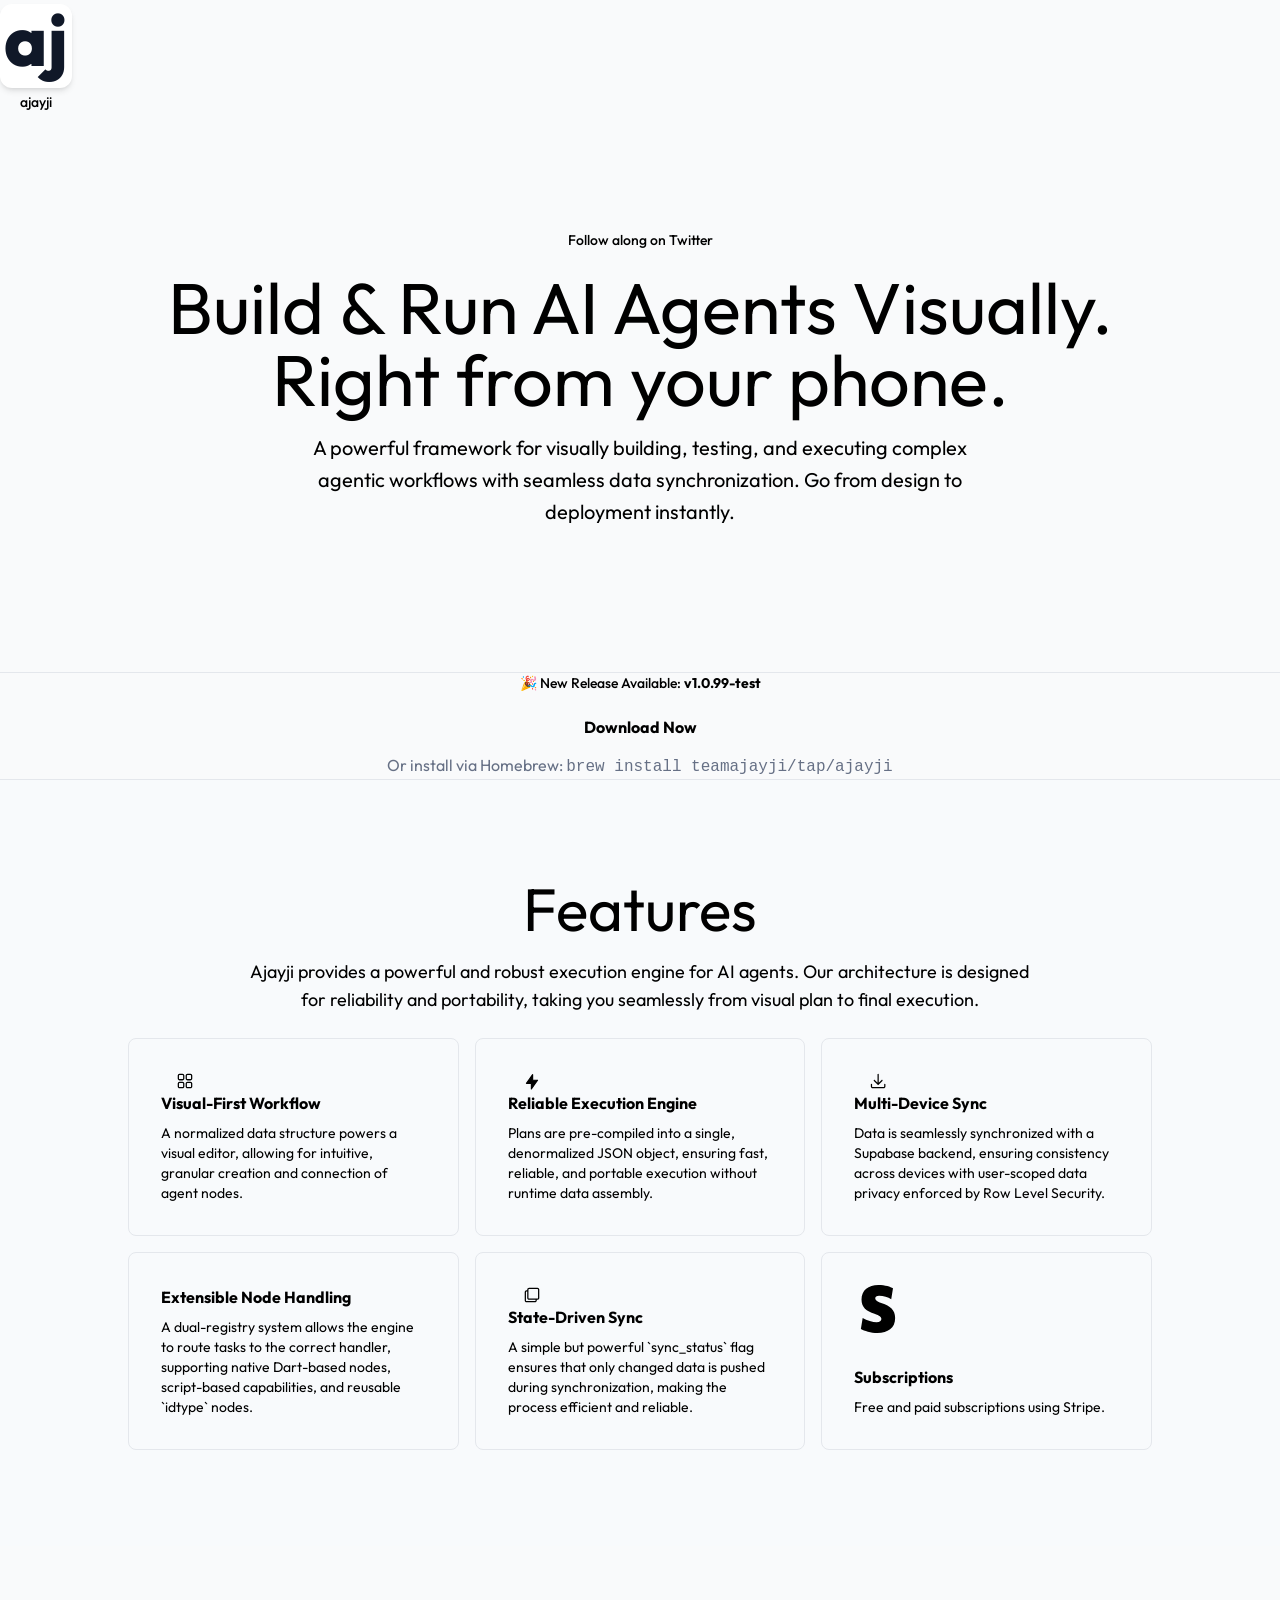
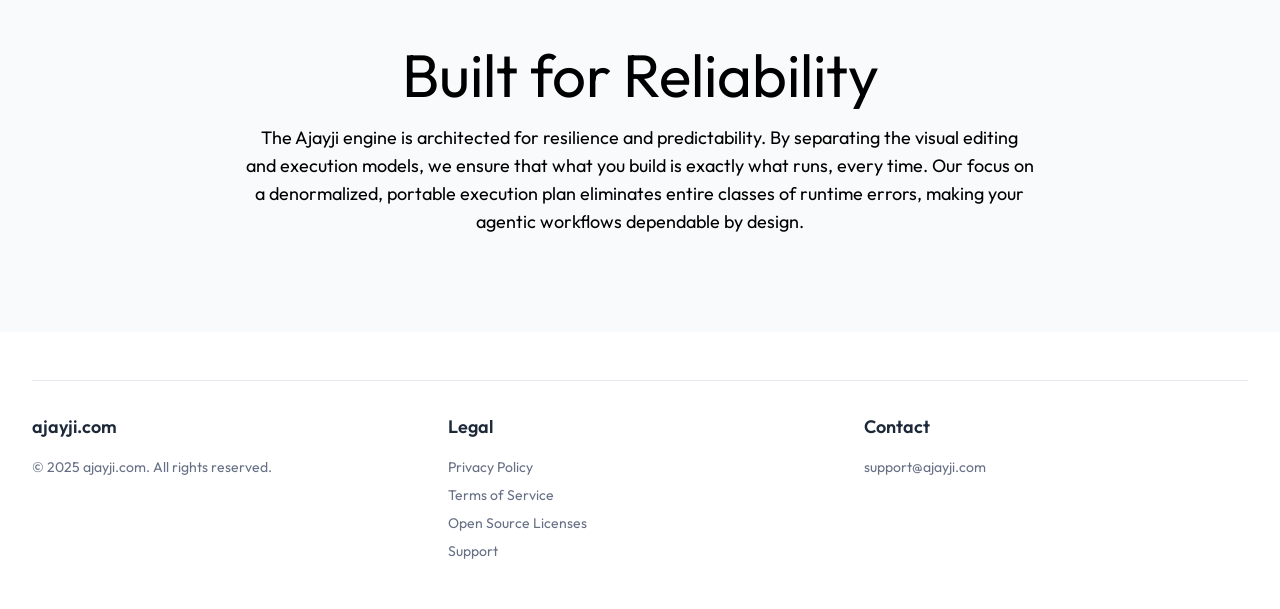
<file: index.html>
<!doctype html>
<html lang="en">
  <head>
    <meta charset="utf-8" />
    <meta name="viewport" content="width=device-width, initial-scale=1" />
    <link
      rel="preload"
      href="assets/7b0b24f36b1a6d0b-s.p.woff2"
      as="font"
      crossorigin=""
      type="font/woff2"
    />
    <link rel="stylesheet" href="css/styles.css" />
    <meta name="next-size-adjust" content="" />
    <meta
      name="theme-color"
      media="(prefers-color-scheme: light)"
      content="white"
    />
    <meta
      name="theme-color"
      media="(prefers-color-scheme: dark)"
      content="black"
    />
    <title>ajayji</title>
    <meta
      name="description"
      content="A powerful framework for visually building, testing, and executing complex agentic workflows with seamless data synchronization. Go from design to deployment instantly."
    />
    <link rel="author" href="https://ajayji.com" />
    <meta name="author" content="ajayji" />
    <link rel="manifest" href="/site.webmanifest" />
    <meta
      name="keywords"
      content="Next.js,React,Tailwind CSS,Server Components,Radix UI"
    />
    <meta name="creator" content="ajayji" />
    <meta property="og:title" content="ajayji" />
    <meta
      property="og:description"
      content="A powerful framework for visually building, testing, and executing complex agentic workflows with seamless data synchronization. Go from design to deployment instantly."
    />
    <meta property="og:url" content="https://ajayji.com" />
    <meta property="og:site_name" content="ajayji" />
    <meta property="og:locale" content="en_US" />
    <meta property="og:type" content="website" />
    <meta name="twitter:card" content="summary_large_image" />
    <meta name="twitter:creator" content="@teamajayji" />
    <meta name="twitter:title" content="ajayji" />
    <meta
      name="twitter:description"
      content="A powerful framework for visually building, testing, and executing complex agentic workflows with seamless data synchronization. Go from design to deployment instantly."
    />
    <meta name="twitter:image" content="https://ajayji.com/og.jpg" />
    <link rel="shortcut icon" href="/favicon.ico" />
    <link rel="icon" href="/favicon.ico" />
    <link rel="apple-touch-icon" href="/apple-touch-icon.png" />
      <link rel="preconnect" href="https://fonts.googleapis.com">
    <link rel="preconnect" href="https://fonts.gstatic.com" crossorigin>
    <link href="https://fonts.googleapis.com/css2?family=Outfit:wght@100..900&display=swap" rel="stylesheet">
  </head>
  <body class="__className_ed3508 dark:bg-gray-900">
    <div class="flex min-h-screen flex-col">
      <header class="z-40 bg-background flex justify-center pt-4">
        <div class="flex h-20 items-center justify-between py-6 container">
          <div class="flex gap-6 md:gap-10">
            <a class="flex flex-col items-center space-y-1 mt-1" href="/">
              <div
                class="bg-white dark:bg-gray-800 rounded-xl pt-0 pb-3 pl-1 pr-1 shadow-md"
              >
                <span
                  class="font-extrabold text-7xl leading-none text-black dark:text-white"
                  >aj
                </span>
              </div>
              <span class="text-sm font-medium">ajayji </span>
            </a>
          </div>
        </div>
      </header>
      <main class="flex-1">
        <section
          class="space-y-6 pb-8 pt-6 md:pb-12 md:pt-10 lg:py-32 flex justify-center"
        >
          <div class="container flex max-w-[64rem] flex-col items-center gap-4 text-center">
            <a class="rounded-2xl bg-muted px-4 py-1.5 text-sm font-medium" target="_blank" href="https://x.com/teamajayji">
              Follow along on Twitter
            </a>
            <h1 class="font-heading text-3xl sm:text-5xl md:text-6xl lg:text-7xl">
              Build & Run AI Agents Visually. Right from your phone.
            </h1>
            <p class="max-w-[42rem] leading-normal text-muted-foreground sm:text-xl sm:leading-8">
              A powerful framework for visually building, testing, and executing complex agentic workflows with seamless data synchronization. Go from design to deployment instantly.
            </p>
            <div class="space-x-4"></div>
          </div>
        </section>

        <!-- LATEST_RELEASE_START -->
        <section class="py-4 flex flex-col justify-center bg-blue-50 dark:bg-blue-900/20 border-y border-blue-100 dark:border-blue-800">
            <div class="container flex flex-col sm:flex-row items-center justify-center gap-4 text-center pb-2">
                <span class="text-sm font-medium text-blue-800 dark:text-blue-200">
                    🎉 New Release Available: <strong>v1.0.99-test</strong>
                </span>
                <a href="https://github.com/teamajayji/release/releases/tag/v1.0.99-test" target="_blank" class="rounded-full bg-blue-600 px-4 py-1.5 text-xs font-bold text-black hover:bg-blue-700 transition-colors dark:text-black" style="color: black !important;">
                    Download Now
                </a>
            </div>
            <div class="container flex justify-center text-center mt-2">
                <span class="text-xs text-gray-500 dark:text-gray-400">
                    Or install via Homebrew: <code class="bg-gray-100 dark:bg-gray-800 px-2 py-1 rounded text-blue-600 dark:text-blue-400 font-mono">brew install teamajayji/tap/ajayji</code>
                </span>
            </div>
        </section>
        <!-- LATEST_RELEASE_END -->

        <section id="features" class="space-y-6 bg-slate-50 py-8 dark:bg-transparent md:py-12 lg:py-24 flex justify-center">
          <div class="container flex flex-col items-center">
            <div
              class="mx-auto flex max-w-[58rem] flex-col items-center space-y-4 text-center"
            >
              <h2
                class="font-heading text-3xl leading-[1.1] sm:text-3xl md:text-6xl"
              >
                Features
              </h2>
              <p
                class="max-w-[85%] leading-normal text-muted-foreground sm:text-lg sm:leading-7"
              >
                Ajayji provides a powerful and robust execution engine for AI
                agents. Our architecture is designed for reliability and
                portability, taking you seamlessly from visual plan to final
                execution.
              </p>
            </div>
            <div
              class="mx-auto grid justify-center gap-4 sm:grid-cols-2 md:max-w-[64rem] md:grid-cols-3 pt-6"
            >
              <div
                class="relative overflow-hidden rounded-lg border bg-background p-2"
              >
                <div
                  class="flex h-[180px] flex-col justify-between rounded-md p-6"
                >
                  <svg
                    width="24"
                    height="24"
                    viewBox="0 0 24 24"
                    fill="none"
                    xmlns="http://www.w3.org/2000/svg"
                    class="h-12 w-12 fill-current"
                  >
                    <path
                      fill-rule="evenodd"
                      clip-rule="evenodd"
                      d="M5.5 3.25C4.25736 3.25 3.25 4.25736 3.25 5.5V8.99998C3.25 10.2426 4.25736 11.25 5.5 11.25H9C10.2426 11.25 11.25 10.2426 11.25 8.99998V5.5C11.25 4.25736 10.2426 3.25 9 3.25H5.5ZM4.75 5.5C4.75 5.08579 5.08579 4.75 5.5 4.75H9C9.41421 4.75 9.75 5.08579 9.75 5.5V8.99998C9.75 9.41419 9.41421 9.74998 9 9.74998H5.5C5.08579 9.74998 4.75 9.41419 4.75 8.99998V5.5ZM5.5 12.75C4.25736 12.75 3.25 13.7574 3.25 15V18.5C3.25 19.7426 4.25736 20.75 5.5 20.75H9C10.2426 20.75 11.25 19.7427 11.25 18.5V15C11.25 13.7574 10.2426 12.75 9 12.75H5.5ZM4.75 15C4.75 14.5858 5.08579 14.25 5.5 14.25H9C9.41421 14.25 9.75 14.5858 9.75 15V18.5C9.75 18.9142 9.41421 19.25 9 19.25H5.5C5.08579 19.25 4.75 18.9142 4.75 18.5V15ZM12.75 5.5C12.75 4.25736 13.7574 3.25 15 3.25H18.5C19.7426 3.25 20.75 4.25736 20.75 5.5V8.99998C20.75 10.2426 19.7426 11.25 18.5 11.25H15C13.7574 11.25 12.75 10.2426 12.75 8.99998V5.5ZM15 4.75C14.5858 4.75 14.25 5.08579 14.25 5.5V8.99998C14.25 9.41419 14.5858 9.74998 15 9.74998H18.5C18.9142 9.74998 19.25 9.41419 19.25 8.99998V5.5C19.25 5.08579 18.9142 4.75 18.5 4.75H15ZM15 12.75C13.7574 12.75 12.75 13.7574 12.75 15V18.5C12.75 19.7426 13.7574 20.75 15 20.75H18.5C19.7426 20.75 20.75 19.7427 20.75 18.5V15C20.75 13.7574 19.7426 12.75 18.5 12.75H15ZM14.25 15C14.25 14.5858 14.5858 14.25 15 14.25H18.5C18.9142 14.25 19.25 14.5858 19.25 15V18.5C19.25 18.9142 18.9142 19.25 18.5 19.25H15C14.5858 19.25 14.25 18.9142 14.25 18.5V15Z"
                      fill="currentColor"
                    ></path>
                  </svg>
                  <div class="space-y-2">
                    <h3 class="font-bold">Visual-First Workflow</h3>
                    <p class="text-sm text-muted-foreground">
                      A normalized data structure powers a visual editor,
                      allowing for intuitive, granular creation and connection
                      of agent nodes.
                    </p>
                  </div>
                </div>
              </div>
              <div
                class="relative overflow-hidden rounded-lg border bg-background p-2"
              >
                <div
                  class="flex h-[180px] flex-col justify-between rounded-md p-6"
                >
                  <svg
                    width="24"
                    height="26"
                    viewBox="0 0 24 26"
                    fill="none"
                    xmlns="http://www.w3.org/2000/svg"
                    class="h-12 w-12 fill-current"
                  >
                    <path
                      d="M12.814 4.75L4.78516 16.0352H11.1859L11.1859 23.25L19.2148 11.9648L12.814 11.9648V4.75Z"
                      stroke="currentColor"
                      stroke-width="1.5"
                      stroke-linecap="round"
                      stroke-linejoin="round"
                    ></path>
                  </svg>
                  <div class="space-y-2">
                    <h3 class="font-bold">Reliable Execution Engine</h3>
                    <p class="text-sm">
                      Plans are pre-compiled into a single, denormalized JSON
                      object, ensuring fast, reliable, and portable execution
                      without runtime data assembly.
                    </p>
                  </div>
                </div>
              </div>
              <div
                class="relative overflow-hidden rounded-lg border bg-background p-2"
              >
                <div
                  class="flex h-[180px] flex-col justify-between rounded-md p-6"
                >
                  <svg
                    class="fill-current h-12 w-12"
                    width="25"
                    height="24"
                    viewBox="0 0 25 24"
                    fill="none"
                    xmlns="http://www.w3.org/2000/svg"
                  >
                    <path
                      fill-rule="evenodd"
                      clip-rule="evenodd"
                      d="M12.6686 16.75C12.4526 16.75 12.2579 16.6587 12.1211 16.5126L7.5115 11.9059C7.21851 11.6131 7.21836 11.1382 7.51116 10.8452C7.80396 10.5523 8.27883 10.5521 8.57182 10.8449L11.9186 14.1896V4C11.9186 3.58579 12.2544 3.25 12.6686 3.25C13.0828 3.25 13.4186 3.58579 13.4186 4V14.1854L16.7615 10.8449C17.0545 10.5521 17.5294 10.5523 17.8222 10.8453C18.115 11.1383 18.1148 11.6131 17.8218 11.9059L13.2469 16.4776C13.1093 16.644 12.9013 16.75 12.6686 16.75ZM5.41663 16C5.41663 15.5858 5.08084 15.25 4.66663 15.25C4.25241 15.25 3.91663 15.5858 3.91663 16V18.5C3.91663 19.7426 4.92399 20.75 6.16663 20.75H19.1675C20.4101 20.75 21.4175 19.7426 21.4175 18.5V16C21.4175 15.5858 21.0817 15.25 20.6675 15.25C20.2533 15.25 19.9175 15.5858 19.9175 16V18.5C19.9175 18.9142 19.5817 19.25 19.1675 19.25H6.16663C5.75241 19.25 5.41663 18.9142 5.41663 18.5V16Z"
                      fill="currentColor"
                    ></path>
                  </svg>
                  <div class="space-y-2">
                    <h3 class="font-bold">Multi-Device Sync</h3>
                    <p class="text-sm text-muted-foreground">
                      Data is seamlessly synchronized with a Supabase backend,
                      ensuring consistency across devices with user-scoped data
                      privacy enforced by Row Level Security.
                    </p>
                  </div>
                </div>
              </div>
              <div
                class="relative overflow-hidden rounded-lg border bg-background p-2"
              >
                <div
                  class="flex h-[180px] flex-col justify-between rounded-md p-6"
                >
                  <svg
                    width="24"
                    height="24"
                    viewBox="0 0 24 24"
                    fill="none"
                    xmlns="http://www.w3.org/2000/svg"
                    class="h-12 w-12 fill-current"
                  >
                    <path
                      fill-rule="evenodd"
                      clip-rule="evenodd"
                      d="M14 2.75C14 2.33579 14.3358 2 14.75 2C15.1642 2 15.5 2.33579 15.5 2.75V5.73291L17.75 5.73291H19C19.4142 5.73291 19.75 6.0687 19.75 6.48291C19.75 6.89712 19.4142 7.23291 19 7.23291H18.5L18.5 12.2329C18.5 15.5691 15.9866 18.3183 12.75 18.6901V21.25C12.75 21.6642 12.4142 22 12 22C11.5858 22 11.25 21.6642 11.25 21.25V18.6901C8.01342 18.3183 5.5 15.5691 5.5 12.2329L5.5 7.23291H5C4.58579 7.23291 4.25 6.89712 4.25 6.48291C4.25 6.0687 4.58579 5.73291 5 5.73291L6.25 5.73291L8.5 5.73291L8.5 2.75C8.5 2.33579 8.83579 2 9.25 2C9.66421 2 10 2.33579 10 2.75L10 5.73291L14 5.73291V2.75ZM7 7.23291L7 12.2329C7 14.9943 9.23858 17.2329 12 17.2329C14.7614 17.2329 17 14.9943 17 12.2329L17 7.23291L7 7.23291Z"
                      fill="currentColor"
                    ></path>
                  </svg>
                  <div class="space-y-2">
                    <h3 class="font-bold">Extensible Node Handling</h3>
                    <p class="text-sm text-muted-foreground">
                      A dual-registry system allows the engine to route tasks to
                      the correct handler, supporting native Dart-based nodes,
                      script-based capabilities, and reusable `idtype` nodes.
                    </p>
                  </div>
                </div>
              </div>
              <div
                class="relative overflow-hidden rounded-lg border bg-background p-2"
              >
                <div
                  class="flex h-[180px] flex-col justify-between rounded-md p-6"
                >
                  <svg
                    width="24"
                    height="24"
                    viewBox="0 0 24 24"
                    fill="none"
                    xmlns="http://www.w3.org/2000/svg"
                    class="h-12 w-12 fill-current"
                  >
                    <path
                      fill-rule="evenodd"
                      clip-rule="evenodd"
                      d="M7.75586 5.50098C7.75586 5.08676 8.09165 4.75098 8.50586 4.75098H18.4985C18.9127 4.75098 19.2485 5.08676 19.2485 5.50098L19.2485 15.4956C19.2485 15.9098 18.9127 16.2456 18.4985 16.2456H8.50586C8.09165 16.2456 7.75586 15.9098 7.75586 15.4956V5.50098ZM8.50586 3.25098C7.26322 3.25098 6.25586 4.25834 6.25586 5.50098V6.26318H5.50195C4.25931 6.26318 3.25195 7.27054 3.25195 8.51318V18.4995C3.25195 19.7422 4.25931 20.7495 5.50195 20.7495H15.4883C16.7309 20.7495 17.7383 19.7421 17.7383 18.4995L17.7383 17.7456H18.4985C19.7411 17.7456 20.7485 16.7382 20.7485 15.4956L20.7485 5.50097C20.7485 4.25833 19.7411 3.25098 18.4985 3.25098H8.50586ZM16.2383 17.7456H8.50586C7.26322 17.7456 6.25586 16.7382 6.25586 15.4956V7.76318H5.50195C5.08774 7.76318 4.75195 8.09897 4.75195 8.51318V18.4995C4.75195 18.9137 5.08774 19.2495 5.50195 19.2495H15.4883C15.9025 19.2495 16.2383 18.9137 16.2383 18.4995L16.2383 17.7456Z"
                      fill="currentColor"
                    ></path>
                  </svg>
                  <div class="space-y-2">
                    <h3 class="font-bold">State-Driven Sync</h3>
                    <p class="text-sm text-muted-foreground">
                      A simple but powerful `sync_status` flag ensures that only
                      changed data is pushed during synchronization, making the
                      process efficient and reliable.
                    </p>
                  </div>
                </div>
              </div>
              <div
                class="relative overflow-hidden rounded-lg border bg-background p-2"
              >
                <div
                  class="flex h-[180px] flex-col justify-between rounded-md p-6"
                >
                  <svg viewBox="0 0 24 24" class="h-12 w-12 fill-current">
                    <path
                      d="M13.976 9.15c-2.172-.806-3.356-1.426-3.356-2.409 0-.831.683-1.305 1.901-1.305 2.227 0 4.515.858 6.09 1.631l.89-5.494C18.252.975 15.697 0 12.165 0 9.667 0 7.589.654 6.104 1.872 4.56 3.147 3.757 4.992 3.757 7.218c0 4.039 2.467 5.76 6.476 7.219 2.585.92 3.445 1.574 3.445 2.583 0 .98-.84 1.545-2.354 1.545-1.875 0-4.965-.921-6.99-2.109l-.9 5.555C5.175 22.99 8.385 24 11.714 24c2.641 0 4.843-.624 6.328-1.813 1.664-1.305 2.525-3.236 2.525-5.732 0-4.128-2.524-5.851-6.594-7.305h.003z"
                    ></path>
                  </svg>
                  <div class="space-y-2">
                    <h3 class="font-bold">Subscriptions</h3>
                    <p class="text-sm text-muted-foreground">
                      Free and paid subscriptions using Stripe.
                    </p>
                  </div>
                </div>
              </div>
            </div>
          </div>
        </section>
        <section
          id="open-source"
          class="py-8 md:py-12 lg:py-24 flex justify-center"
        >
          <div
            class="container mx-auto flex max-w-[58rem] flex-col items-center justify-center gap-4 text-center"
          >
            <h2
              class="font-heading text-3xl leading-[1.1] sm:text-3xl md:text-6xl"
            >
              Built for Reliability
            </h2>
            <p
              class="max-w-[85%] leading-normal text-muted-foreground sm:text-lg sm:leading-7"
            >
              The Ajayji engine is architected for resilience and
              predictability. By separating the visual editing and execution
              models, we ensure that what you build is exactly what runs, every
              time. Our focus on a denormalized, portable execution plan
              eliminates entire classes of runtime errors, making your agentic
              workflows dependable by design.
            </p>
          </div>
        </section>
      </main>
      <footer class="bg-white dark:bg-gray-900">
        <div class="container mx-auto px-4 sm:px-6 lg:px-8 py-12">
          <div class="border-t border-gray-200 dark:border-gray-800 pt-8">
            <div
              class="grid grid-cols-1 md:grid-cols-3 gap-8 text-center md:text-left"
            >
              <div>
                <h3
                  class="text-lg font-semibold text-gray-800 dark:text-white/90 mb-4"
                >
                  ajayji.com
                </h3>
                <p class="text-sm text-gray-500 dark:text-gray-400">
                  © 2025 ajayji.com. All rights reserved.
                </p>
              </div>
              <div>
                <h3
                  class="text-lg font-semibold text-gray-800 dark:text-white/90 mb-4"
                >
                  Legal
                </h3>
                <ul class="space-y-2 text-sm text-gray-500 dark:text-gray-400">
                  <li>
                    <a
                      class="hover:text-brand-500 dark:hover:text-brand-400"
                      href="/privacy"
                      >Privacy Policy
                    </a>
                  </li>
                  <li>
                    <a
                      class="hover:text-brand-500 dark:hover:text-brand-400"
                      href="/terms-of-service.html"
                      >Terms of Service
                    </a>
                  </li>
                  <li>
                    <a
                      class="hover:text-brand-500 dark:hover:text-brand-400"
                      href="/open-source.html"
                      >Open Source Licenses
                    </a>
                  </li>
                  <li>
                    <a
                      class="hover:text-brand-500 dark:hover:text-brand-400"
                      href="/support.html"
                      >Support
                    </a>
                  </li>
                </ul>
              </div>
              <div>
                <h3
                  class="text-lg font-semibold text-gray-800 dark:text-white/90 mb-4"
                >
                  Contact
                </h3>
                <p class="text-sm text-gray-500 dark:text-gray-400">
                  support@ajayji.com
                </p>
              </div>
            </div>
          </div>
        </div>
      </footer>
    </div>
    <script>
      (self.__next_f = self.__next_f || []).push([0]);
    </script>
    <script src="js/main.js" defer></script>
  </body>
</html>
</file>
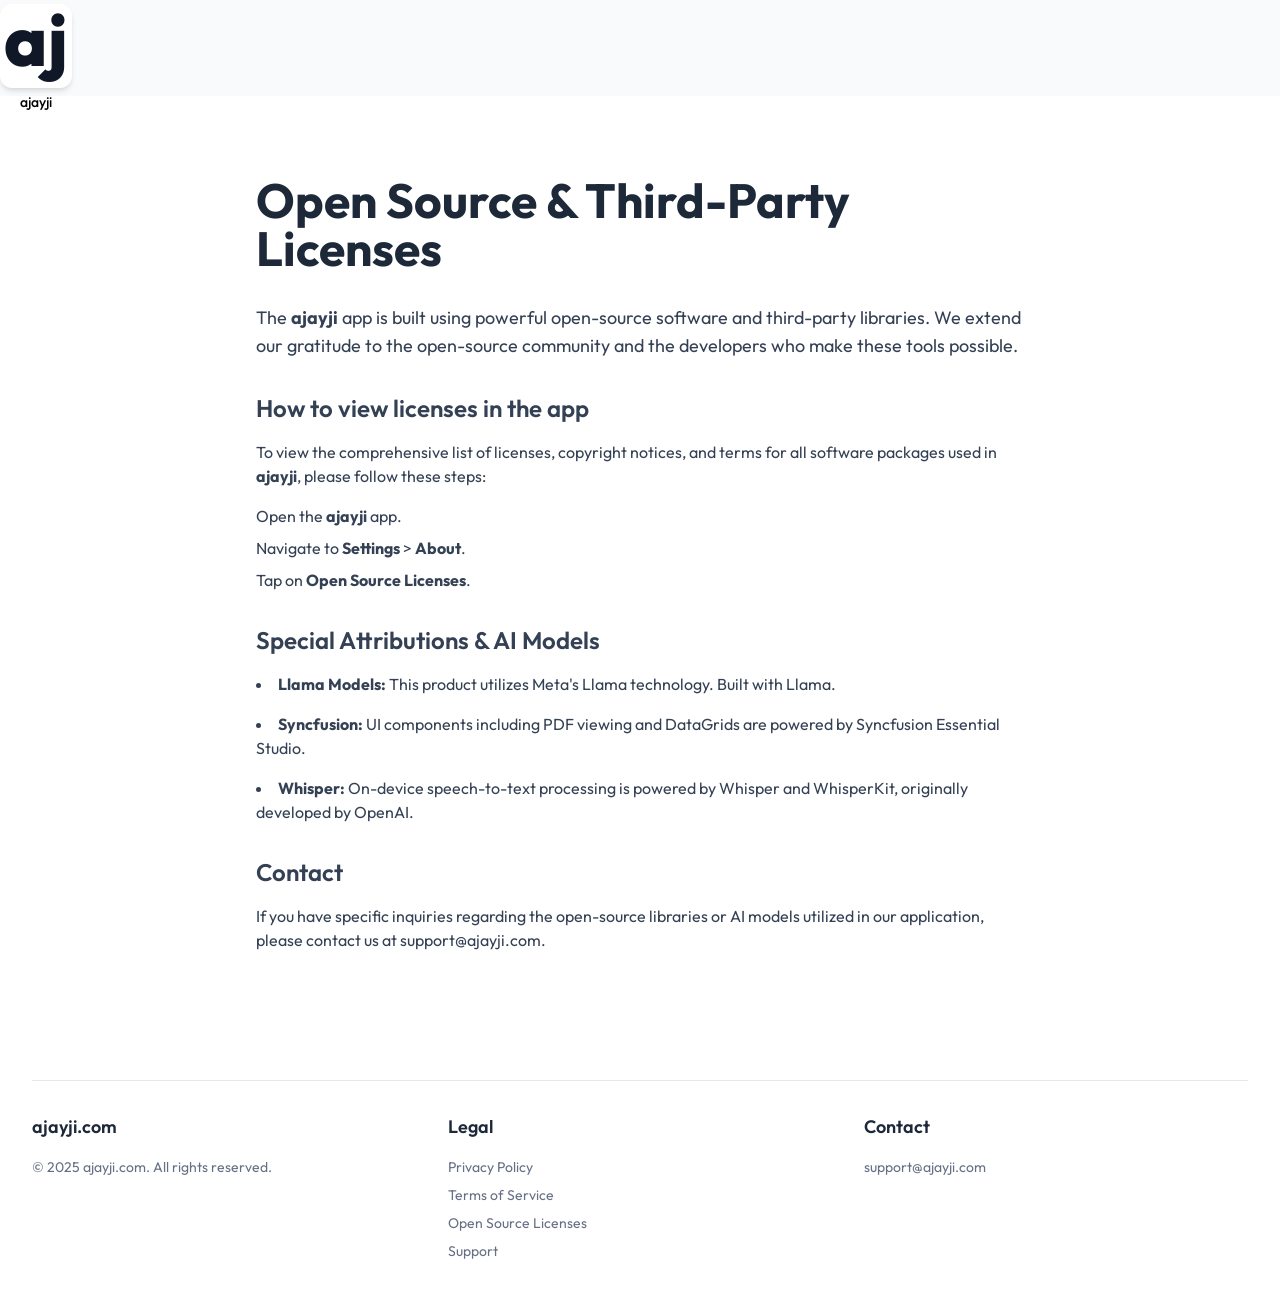
<file: open-source.html>
<!doctype html>
<html lang="en">
  <head>
    <meta charset="utf-8" />
    <meta name="viewport" content="width=device-width, initial-scale=1" />
    <link
      rel="preload"
      href="assets/7b0b24f36b1a6d0b-s.p.woff2"
      as="font"
      crossorigin=""
      type="font/woff2"
    />
    <link rel="stylesheet" href="css/styles.css" />
    <meta name="next-size-adjust" content="" />
    <meta
      name="theme-color"
      media="(prefers-color-scheme: light)"
      content="white"
    />
    <meta
      name="theme-color"
      media="(prefers-color-scheme: dark)"
      content="black"
    />
    <title>Open Source & Third-Party Licenses | ajayji.com</title>
    <meta name="description" content="Open Source and Third-Party Licenses for ajayji.com" />
    <link rel="author" href="https://ajayji.com" />
    <meta name="author" content="ajayji" />
    <link rel="manifest" href="/site.webmanifest" />
    <link rel="shortcut icon" href="/favicon.ico" />
    <link rel="icon" href="/favicon.ico" />
    <link rel="apple-touch-icon" href="/apple-touch-icon.png" />
    <link rel="preconnect" href="https://fonts.googleapis.com">
    <link rel="preconnect" href="https://fonts.gstatic.com" crossorigin>
    <link href="https://fonts.googleapis.com/css2?family=Outfit:wght@100..900&display=swap" rel="stylesheet">
  </head>
  <body class="__className_ed3508 dark:bg-gray-900">
    <div class="flex min-h-screen flex-col">
      <header class="z-40 bg-background flex justify-center pt-4">
        <div class="flex h-20 items-center justify-between py-6 container">
          <div class="flex gap-6 md:gap-10">
            <a class="flex flex-col items-center space-y-1 mt-1" href="/">
              <div class="bg-white dark:bg-gray-800 rounded-xl pt-0 pb-3 pl-1 pr-1 shadow-md">
                <span class="font-extrabold text-7xl leading-none text-black dark:text-white">aj</span>
              </div>
              <span class="text-sm font-medium">ajayji</span>
            </a>
          </div>
        </div>
      </header>
      <main class="flex-1">
        <div class="bg-white dark:bg-gray-900 text-gray-800 dark:text-white/90">
          <div class="container mx-auto px-4 sm:px-6 lg:px-8 py-12 sm:py-16 lg:py-20">
            <div class="max-w-3xl mx-auto">
              <h1 class="text-3xl sm:text-4xl lg:text-5xl font-bold mb-6 sm:mb-8">
                Open Source & Third-Party Licenses
              </h1>
              <div class="space-y-8 text-gray-700 dark:text-gray-300">
                <section>
                  <p class="text-lg">
                    The <strong>ajayji</strong> app is built using powerful open-source software and third-party libraries. We extend our gratitude to the open-source community and the developers who make these tools possible.
                  </p>
                </section>
                
                <section>
                  <h2 class="text-2xl font-semibold mb-4">How to view licenses in the app</h2>
                  <p>To view the comprehensive list of licenses, copyright notices, and terms for all software packages used in <strong>ajayji</strong>, please follow these steps:</p>
                  <ol class="list-decimal list-inside mt-4 space-y-2">
                    <li>Open the <strong>ajayji</strong> app.</li>
                    <li>Navigate to <strong>Settings</strong> > <strong>About</strong>.</li>
                    <li>Tap on <strong>Open Source Licenses</strong>.</li>
                  </ol>
                </section>

                <section>
                  <h2 class="text-2xl font-semibold mb-4">Special Attributions & AI Models</h2>
                  <ul class="list-disc list-inside mt-4 space-y-4">
                    <li>
                      <strong>Llama Models:</strong> This product utilizes Meta's Llama technology. Built with Llama.
                    </li>
                    <li>
                      <strong>Syncfusion:</strong> UI components including PDF viewing and DataGrids are powered by Syncfusion Essential Studio.
                    </li>
                    <li>
                      <strong>Whisper:</strong> On-device speech-to-text processing is powered by Whisper and WhisperKit, originally developed by OpenAI.
                    </li>
                  </ul>
                </section>

                <section>
                  <h2 class="text-2xl font-semibold mb-4">Contact</h2>
                  <p>
                    If you have specific inquiries regarding the open-source libraries or AI models utilized in our application, please contact us at <a href="mailto:support@ajayji.com" class="text-blue-600 dark:text-blue-400 hover:underline">support@ajayji.com</a>.
                  </p>
                </section>
              </div>
            </div>
          </div>
        </div>
      </main>
      <footer class="bg-white dark:bg-gray-900">
        <div class="container mx-auto px-4 sm:px-6 lg:px-8 py-12">
          <div class="border-t border-gray-200 dark:border-gray-800 pt-8">
            <div class="grid grid-cols-1 md:grid-cols-3 gap-8 text-center md:text-left">
              <div>
                <h3 class="text-lg font-semibold text-gray-800 dark:text-white/90 mb-4">
                  ajayji.com
                </h3>
                <p class="text-sm text-gray-500 dark:text-gray-400">
                  © 2025 ajayji.com. All rights reserved.
                </p>
              </div>
              <div>
                <h3 class="text-lg font-semibold text-gray-800 dark:text-white/90 mb-4">
                  Legal
                </h3>
                <ul class="space-y-2 text-sm text-gray-500 dark:text-gray-400">
                  <li>
                    <a class="hover:text-brand-500 dark:hover:text-brand-400" href="/privacy.html">Privacy Policy</a>
                  </li>
                  <li>
                    <a class="hover:text-brand-500 dark:hover:text-brand-400" href="/terms-of-service.html">Terms of Service</a>
                  </li>
                  <li>
                    <a class="hover:text-brand-500 dark:hover:text-brand-400" href="/open-source.html">Open Source Licenses</a>
                  </li>
                  <li>
                    <a class="hover:text-brand-500 dark:hover:text-brand-400" href="/support.html">Support</a>
                  </li>
                </ul>
              </div>
              <div>
                <h3 class="text-lg font-semibold text-gray-800 dark:text-white/90 mb-4">
                  Contact
                </h3>
                <p class="text-sm text-gray-500 dark:text-gray-400">
                  support@ajayji.com
                </p>
              </div>
            </div>
          </div>
        </div>
      </footer>
    </div>
    <script src="js/main.js" defer></script>
  </body>
</html>
</file>
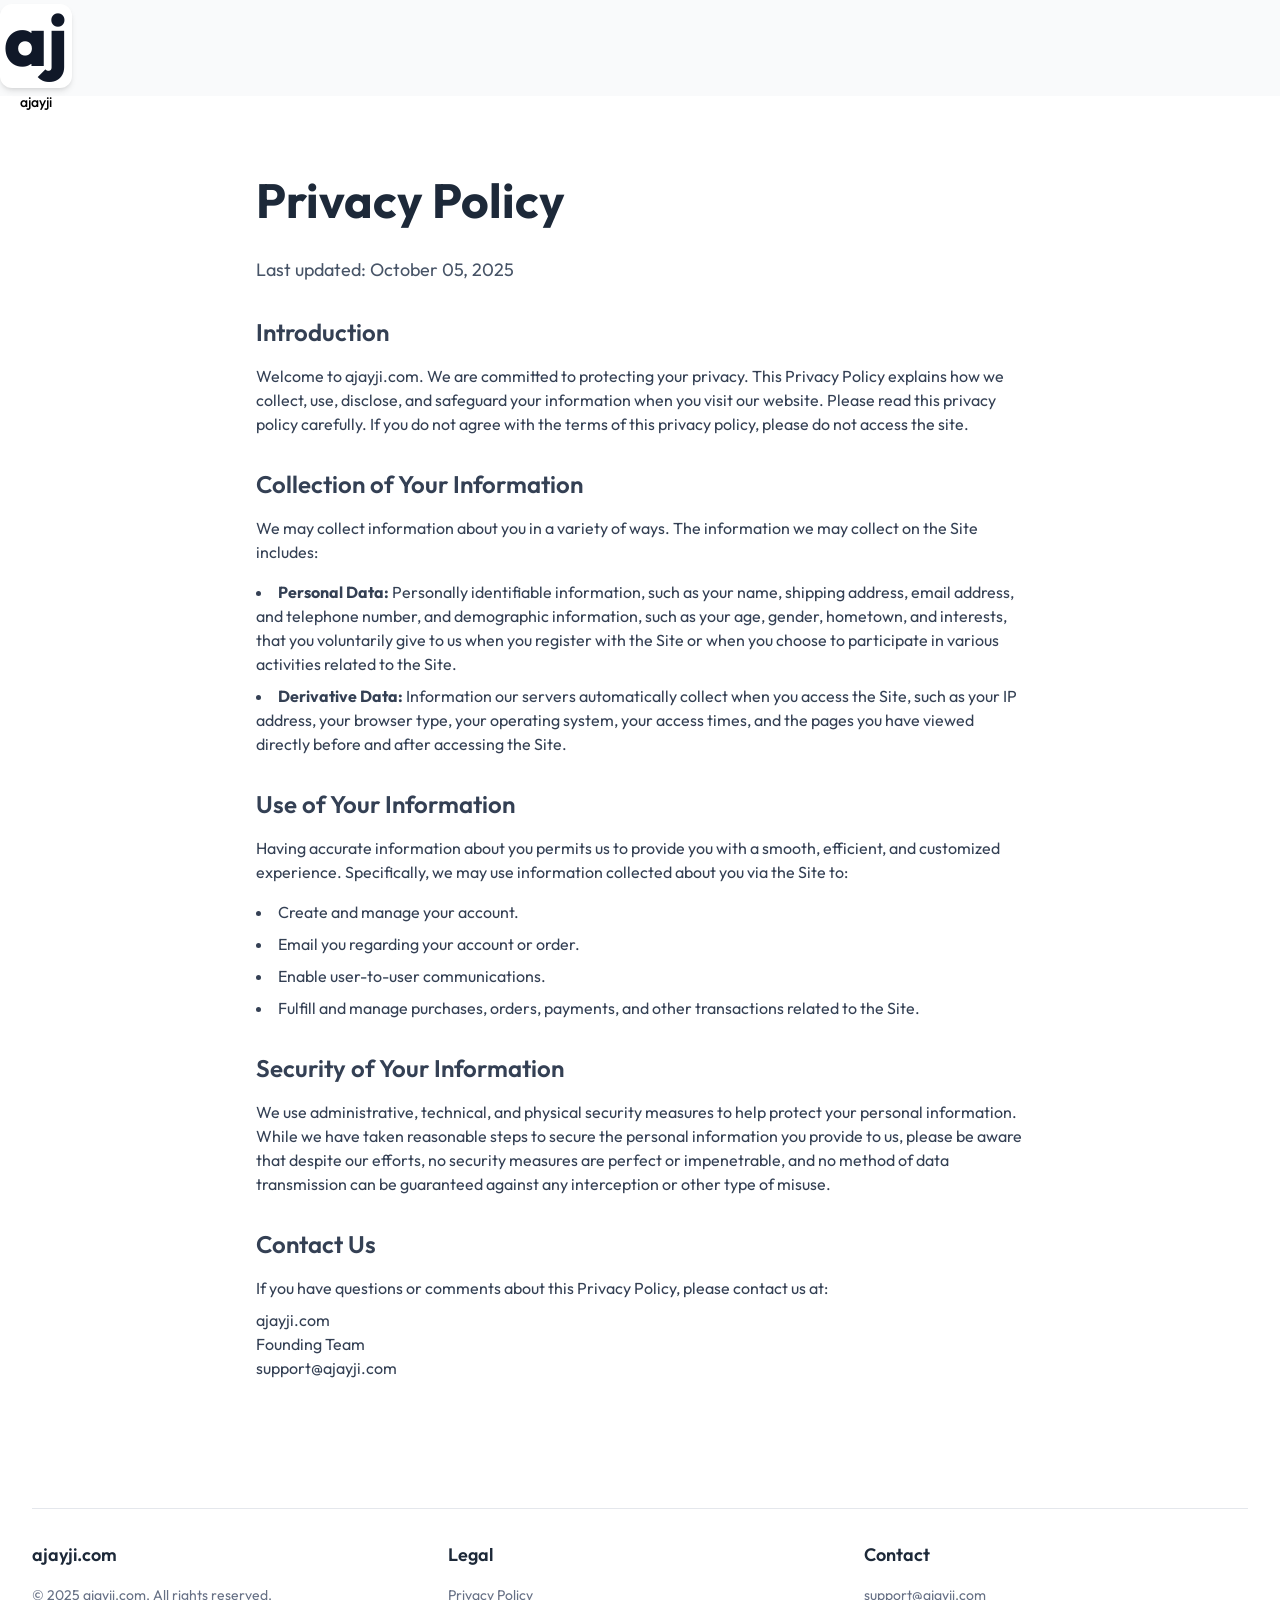
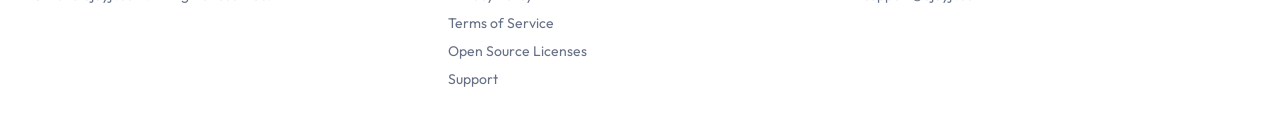
<file: privacy.html>
<!doctype html>
<html lang="en">
  <head>
    <meta charset="utf-8" />
    <meta name="viewport" content="width=device-width, initial-scale=1" />
    <link
      rel="preload"
      href="assets/7b0b24f36b1a6d0b-s.p.woff2"
      as="font"
      crossorigin=""
      type="font/woff2"
    />
    <link rel="stylesheet" href="css/styles.css" />
    <meta name="next-size-adjust" content="" />
    <meta
      name="theme-color"
      media="(prefers-color-scheme: light)"
      content="white"
    />
    <meta
      name="theme-color"
      media="(prefers-color-scheme: dark)"
      content="black"
    />
    <title>Privacy Policy | ajayji.com | ajayji</title>
    <meta name="description" content="Privacy Policy for ajayji.com" />
    <link rel="author" href="https://ajayji.com" />
    <meta name="author" content="ajayji" />
    <link rel="manifest" href="/site.webmanifest" />
    <meta
      name="keywords"
      content="Next.js,React,Tailwind CSS,Server Components,Radix UI"
    />
    <meta name="creator" content="ajayji" />
    <meta property="og:title" content="ajayji" />
    <meta
      property="og:description"
      content="A powerful framework for visually building, testing, and executing complex agentic workflows with seamless data synchronization. Go from design to deployment instantly."
    />
    <meta property="og:url" content="https://ajayji.com" />
    <meta property="og:site_name" content="ajayji" />
    <meta property="og:locale" content="en_US" />
    <meta property="og:type" content="website" />
    <meta name="twitter:card" content="summary_large_image" />
    <meta name="twitter:creator" content="@teamajayji" />
    <meta name="twitter:title" content="ajayji" />
    <meta
      name="twitter:description"
      content="A powerful framework for visually building, testing, and executing complex agentic workflows with seamless data synchronization. Go from design to deployment instantly."
    />
    <meta name="twitter:image" content="https://ajayji.com/og.jpg" />
    <link rel="shortcut icon" href="/favicon.ico" />
    <link rel="icon" href="/favicon.ico" />
    <link rel="apple-touch-icon" href="/apple-touch-icon.png" />
      <link rel="preconnect" href="https://fonts.googleapis.com">
    <link rel="preconnect" href="https://fonts.gstatic.com" crossorigin>
    <link href="https://fonts.googleapis.com/css2?family=Outfit:wght@100..900&display=swap" rel="stylesheet">
  </head>
  <body class="__className_ed3508 dark:bg-gray-900">
    <div class="flex min-h-screen flex-col">
      <header class="z-40 bg-background flex justify-center pt-4">
        <div class="flex h-20 items-center justify-between py-6 container">
          <div class="flex gap-6 md:gap-10">
            <a class="flex flex-col items-center space-y-1 mt-1" href="/"
              ><div
                class="bg-white dark:bg-gray-800 rounded-xl pt-0 pb-3 pl-1 pr-1 shadow-md"
              >
                <span
                  class="font-extrabold text-7xl leading-none text-black dark:text-white"
                  >aj</span
                >
              </div>
              <span class="text-sm font-medium">ajayji</span></a
            >
          </div>
        </div>
      </header>
      <main class="flex-1">
        <div class="bg-white dark:bg-gray-900 text-gray-800 dark:text-white/90">
          <div
            class="container mx-auto px-4 sm:px-6 lg:px-8 py-12 sm:py-16 lg:py-20"
          >
            <div class="max-w-3xl mx-auto">
              <h1
                class="text-3xl sm:text-4xl lg:text-5xl font-bold mb-6 sm:mb-8"
              >
                Privacy Policy
              </h1>
              <p class="text-lg text-gray-600 dark:text-gray-400 mb-8">
                Last updated: October 05, 2025
              </p>
              <div class="space-y-8 text-gray-700 dark:text-gray-300">
                <section>
                  <h2 class="text-2xl font-semibold mb-4">Introduction</h2>
                  <p>
                    Welcome to ajayji.com. We are committed to protecting your
                    privacy. This Privacy Policy explains how we collect, use,
                    disclose, and safeguard your information when you visit our
                    website. Please read this privacy policy carefully. If you
                    do not agree with the terms of this privacy policy, please
                    do not access the site.
                  </p>
                </section>
                <section>
                  <h2 class="text-2xl font-semibold mb-4">
                    Collection of Your Information
                  </h2>
                  <p>
                    We may collect information about you in a variety of ways.
                    The information we may collect on the Site includes:
                  </p>
                  <ul class="list-disc list-inside mt-4 space-y-2">
                    <li>
                      <strong>Personal Data:</strong> Personally identifiable
                      information, such as your name, shipping address, email
                      address, and telephone number, and demographic
                      information, such as your age, gender, hometown, and
                      interests, that you voluntarily give to us when you
                      register with the Site or when you choose to participate
                      in various activities related to the Site.
                    </li>
                    <li>
                      <strong>Derivative Data:</strong> Information our servers
                      automatically collect when you access the Site, such as
                      your IP address, your browser type, your operating system,
                      your access times, and the pages you have viewed directly
                      before and after accessing the Site.
                    </li>
                  </ul>
                </section>
                <section>
                  <h2 class="text-2xl font-semibold mb-4">
                    Use of Your Information
                  </h2>
                  <p>
                    Having accurate information about you permits us to provide
                    you with a smooth, efficient, and customized experience.
                    Specifically, we may use information collected about you via
                    the Site to:
                  </p>
                  <ul class="list-disc list-inside mt-4 space-y-2">
                    <li>Create and manage your account.</li>
                    <li>Email you regarding your account or order.</li>
                    <li>Enable user-to-user communications.</li>
                    <li>
                      Fulfill and manage purchases, orders, payments, and other
                      transactions related to the Site.
                    </li>
                  </ul>
                </section>
                <section>
                  <h2 class="text-2xl font-semibold mb-4">
                    Security of Your Information
                  </h2>
                  <p>
                    We use administrative, technical, and physical security
                    measures to help protect your personal information. While we
                    have taken reasonable steps to secure the personal
                    information you provide to us, please be aware that despite
                    our efforts, no security measures are perfect or
                    impenetrable, and no method of data transmission can be
                    guaranteed against any interception or other type of misuse.
                  </p>
                </section>
                <section>
                  <h2 class="text-2xl font-semibold mb-4">Contact Us</h2>
                  <p>
                    If you have questions or comments about this Privacy Policy,
                    please contact us at:
                  </p>
                  <p class="mt-2">
                    ajayji.com<br />Founding Team<br />support@ajayji.com
                  </p>
                </section>
              </div>
            </div>
          </div>
        </div>
      </main>
      <footer class="bg-white dark:bg-gray-900">
        <div class="container mx-auto px-4 sm:px-6 lg:px-8 py-12">
          <div class="border-t border-gray-200 dark:border-gray-800 pt-8">
            <div
              class="grid grid-cols-1 md:grid-cols-3 gap-8 text-center md:text-left"
            >
              <div>
                <h3
                  class="text-lg font-semibold text-gray-800 dark:text-white/90 mb-4"
                >
                  ajayji.com
                </h3>
                <p class="text-sm text-gray-500 dark:text-gray-400">
                  © 2025 ajayji.com. All rights reserved.
                </p>
              </div>
              <div>
                <h3
                  class="text-lg font-semibold text-gray-800 dark:text-white/90 mb-4"
                >
                  Legal
                </h3>
                <ul class="space-y-2 text-sm text-gray-500 dark:text-gray-400">
                  <li>
                    <a
                      class="hover:text-brand-500 dark:hover:text-brand-400"
                      href="/privacy"
                      >Privacy Policy</a
                    >
                  </li>
                  <li>
                    <a
                      class="hover:text-brand-500 dark:hover:text-brand-400"
                      href="/terms-of-service.html"
                      >Terms of Service</a
                    >
                  </li>
                  <li>
                    <a
                      class="hover:text-brand-500 dark:hover:text-brand-400"
                      href="/open-source.html"
                      >Open Source Licenses</a
                    >
                  </li>
                  <li>
                    <a
                      class="hover:text-brand-500 dark:hover:text-brand-400"
                      href="/support.html"
                      >Support</a
                    >
                  </li>
                </ul>
              </div>
              <div>
                <h3
                  class="text-lg font-semibold text-gray-800 dark:text-white/90 mb-4"
                >
                  Contact
                </h3>
                <p class="text-sm text-gray-500 dark:text-gray-400">
                  support@ajayji.com
                </p>
              </div>
            </div>
          </div>
        </div>
      </footer>
    </div>
    <script src="js/main.js" defer></script>
  </body>
</html>
</file>
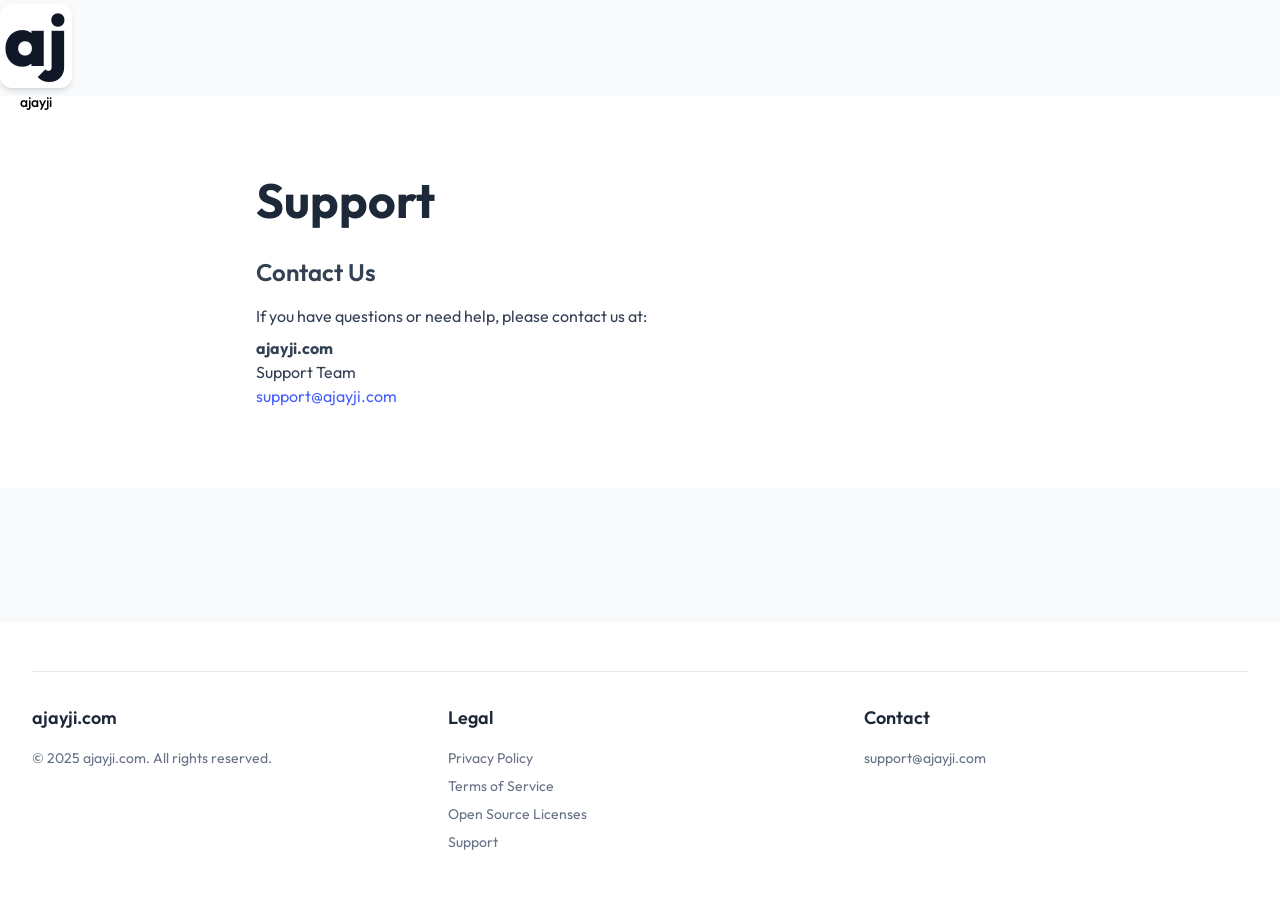
<file: support.html>
<!doctype html>
<html lang="en">
  <head>
    <meta charset="utf-8" />
    <meta name="viewport" content="width=device-width, initial-scale=1" />
    <link
      rel="preload"
      href="assets/7b0b24f36b1a6d0b-s.p.woff2"
      as="font"
      crossorigin=""
      type="font/woff2"
    />
    <link rel="stylesheet" href="css/styles.css" />
    <meta name="next-size-adjust" content="" />
    <meta
      name="theme-color"
      media="(prefers-color-scheme: light)"
      content="white"
    />
    <meta
      name="theme-color"
      media="(prefers-color-scheme: dark)"
      content="black"
    />
    <title>Support | ajayji.com | ajayji</title>
    <meta name="description" content="Support for ajayji.com" />
    <link rel="author" href="https://ajayji.com" />
    <meta name="author" content="ajayji" />
    <link rel="manifest" href="/site.webmanifest" />
    <meta
      name="keywords"
      content="Next.js,React,Tailwind CSS,Server Components,Radix UI"
    />
    <meta name="creator" content="ajayji" />
    <meta property="og:title" content="ajayji" />
    <meta
      property="og:description"
      content="A powerful framework for visually building, testing, and executing complex agentic workflows with seamless data synchronization. Go from design to deployment instantly."
    />
    <meta property="og:url" content="https://ajayji.com" />
    <meta property="og:site_name" content="ajayji" />
    <meta property="og:locale" content="en_US" />
    <meta property="og:type" content="website" />
    <meta name="twitter:card" content="summary_large_image" />
    <meta name="twitter:creator" content="@teamajayji" />
    <meta name="twitter:title" content="ajayji" />
    <meta
      name="twitter:description"
      content="A powerful framework for visually building, testing, and executing complex agentic workflows with seamless data synchronization. Go from design to deployment instantly."
    />
    <meta name="twitter:image" content="https://ajayji.com/og.jpg" />
    <link rel="shortcut icon" href="/favicon.ico" />
    <link rel="icon" href="/favicon.ico" />
    <link rel="apple-touch-icon" href="/apple-touch-icon.png" />
      <link rel="preconnect" href="https://fonts.googleapis.com">
    <link rel="preconnect" href="https://fonts.gstatic.com" crossorigin>
    <link href="https://fonts.googleapis.com/css2?family=Outfit:wght@100..900&display=swap" rel="stylesheet">
  </head>
  <body class="__className_ed3508 dark:bg-gray-900">
    <div class="flex min-h-screen flex-col">
      <header class="z-40 bg-background flex justify-center pt-4">
        <div class="flex h-20 items-center justify-between py-6 container">
          <div class="flex gap-6 md:gap-10">
            <a class="flex flex-col items-center space-y-1 mt-1" href="/"
              ><div
                class="bg-white dark:bg-gray-800 rounded-xl pt-0 pb-3 pl-1 pr-1 shadow-md"
              >
                <span
                  class="font-extrabold text-7xl leading-none text-black dark:text-white"
                  >aj</span
                >
              </div>
              <span class="text-sm font-medium">ajayji</span></a
            >
          </div>
        </div>
      </header>
      <main class="flex-1">
        <div class="bg-white dark:bg-gray-900 text-gray-800 dark:text-white/90">
          <div
            class="container mx-auto px-4 sm:px-6 lg:px-8 py-12 sm:py-16 lg:py-20"
          >
            <div class="max-w-3xl mx-auto">
              <h1
                class="text-3xl sm:text-4xl lg:text-5xl font-bold mb-6 sm:mb-8"
              >
                Support
              </h1>
              <div class="space-y-8 text-gray-700 dark:text-gray-300">
                <section>
                  <h2 class="text-2xl font-semibold mb-4">Contact Us</h2>
                  <p>
                    If you have questions or need help, please contact us at:
                  </p>
                  <p class="mt-2">
                    <strong>ajayji.com</strong><br />Support Team<br /><a
                      href="mailto:support@ajayji.com"
                      class="text-brand-500 hover:text-brand-600"
                      >support@ajayji.com</a
                    >
                  </p>
                </section>
              </div>
            </div>
          </div>
        </div>
      </main>
      <footer class="bg-white dark:bg-gray-900">
        <div class="container mx-auto px-4 sm:px-6 lg:px-8 py-12">
          <div class="border-t border-gray-200 dark:border-gray-800 pt-8">
            <div
              class="grid grid-cols-1 md:grid-cols-3 gap-8 text-center md:text-left"
            >
              <div>
                <h3
                  class="text-lg font-semibold text-gray-800 dark:text-white/90 mb-4"
                >
                  ajayji.com
                </h3>
                <p class="text-sm text-gray-500 dark:text-gray-400">
                  © 2025 ajayji.com. All rights reserved.
                </p>
              </div>
              <div>
                <h3
                  class="text-lg font-semibold text-gray-800 dark:text-white/90 mb-4"
                >
                  Legal
                </h3>
                <ul class="space-y-2 text-sm text-gray-500 dark:text-gray-400">
                  <li>
                    <a
                      class="hover:text-brand-500 dark:hover:text-brand-400"
                      href="/privacy"
                      >Privacy Policy</a
                    >
                  </li>
                  <li>
                    <a
                      class="hover:text-brand-500 dark:hover:text-brand-400"
                      href="/terms-of-service.html"
                      >Terms of Service</a
                    >
                  </li>
                  <li>
                    <a
                      class="hover:text-brand-500 dark:hover:text-brand-400"
                      href="/open-source.html"
                      >Open Source Licenses</a
                    >
                  </li>
                  <li>
                    <a
                      class="hover:text-brand-500 dark:hover:text-brand-400"
                      href="/support.html"
                      >Support</a
                    >
                  </li>
                </ul>
              </div>
              <div>
                <h3
                  class="text-lg font-semibold text-gray-800 dark:text-white/90 mb-4"
                >
                  Contact
                </h3>
                <p class="text-sm text-gray-500 dark:text-gray-400">
                  support@ajayji.com
                </p>
              </div>
            </div>
          </div>
        </div>
      </footer>
    </div>
    <script src="js/main.js" defer></script>
  </body>
</html>
</file>
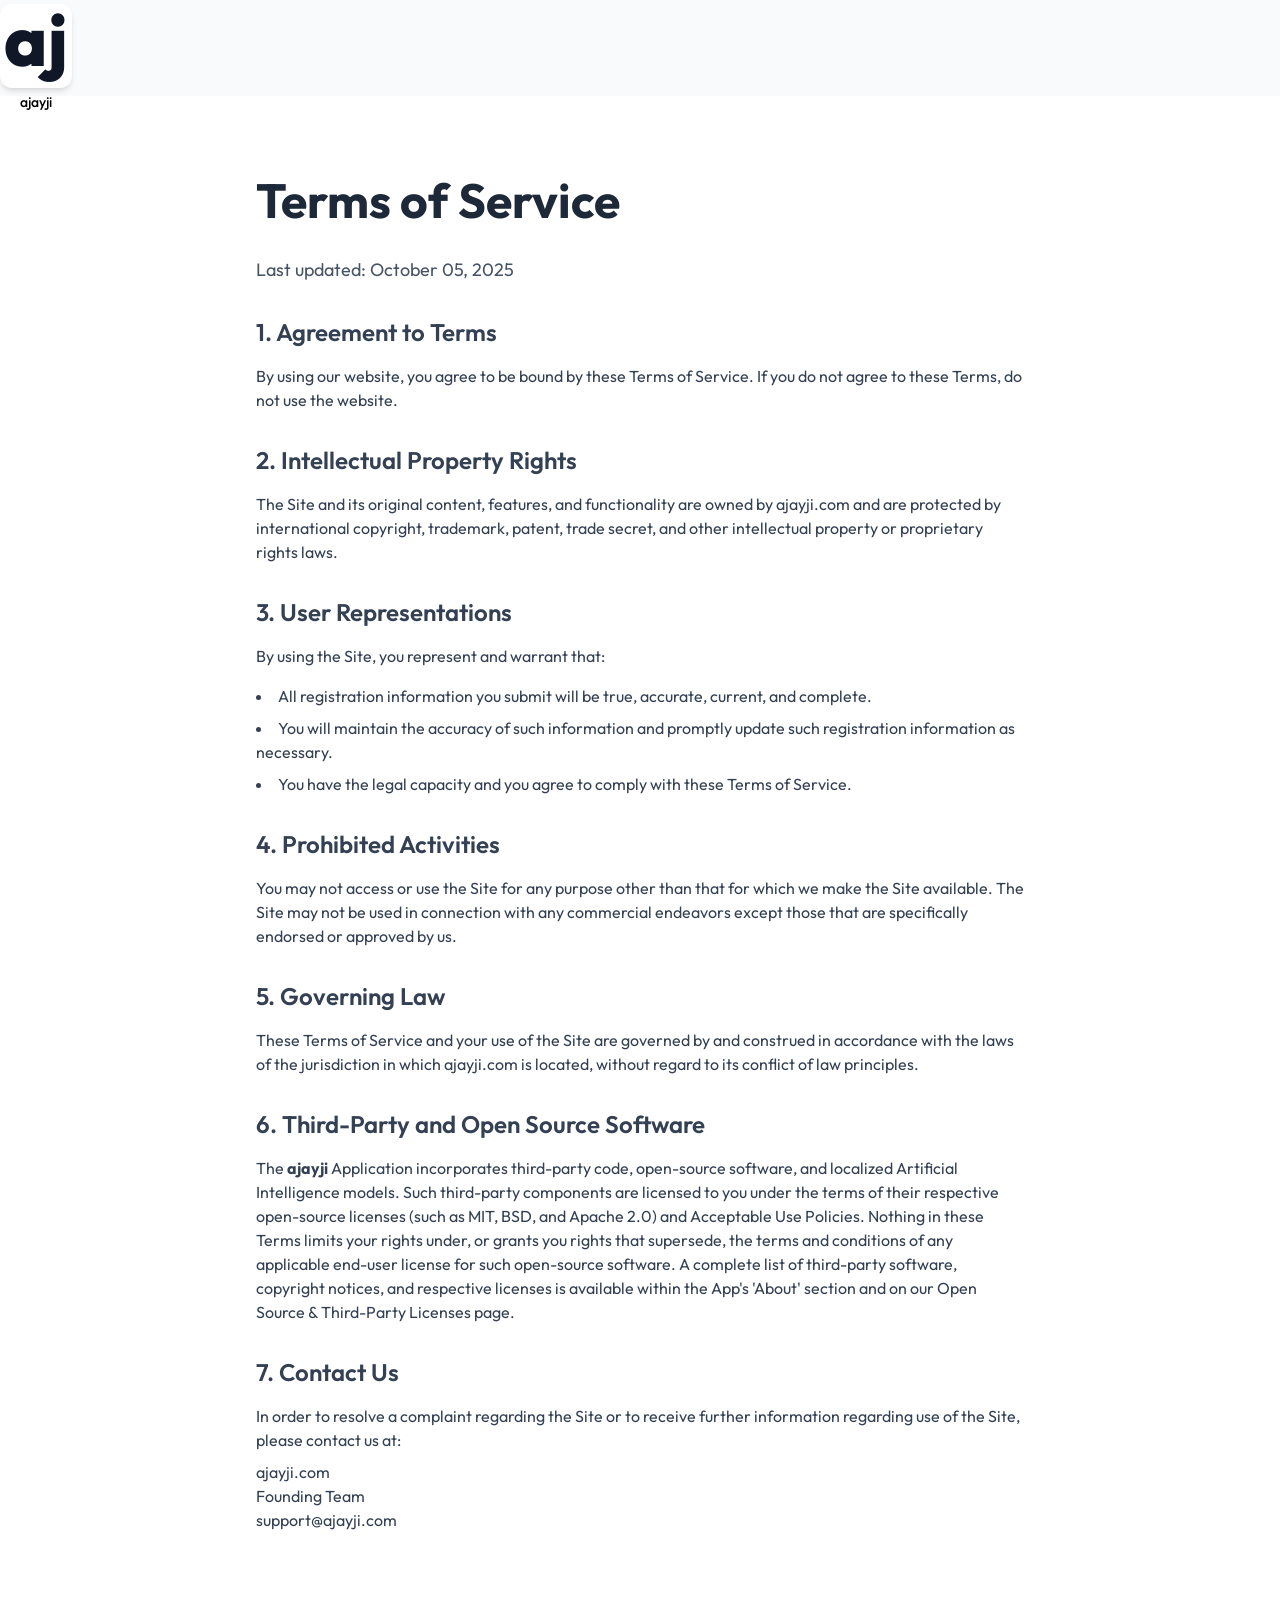
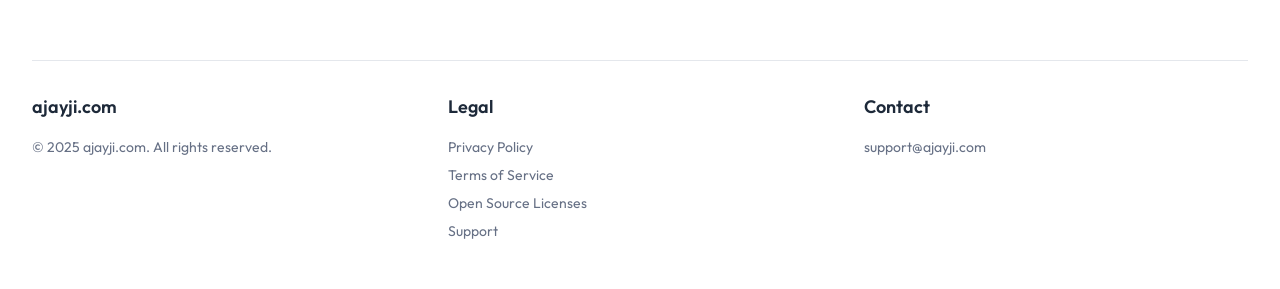
<file: terms-of-service.html>
<!doctype html>
<html lang="en">
  <head>
    <meta charset="utf-8" />
    <meta name="viewport" content="width=device-width, initial-scale=1" />
    <link
      rel="preload"
      href="assets/7b0b24f36b1a6d0b-s.p.woff2"
      as="font"
      crossorigin=""
      type="font/woff2"
    />
    <link rel="stylesheet" href="css/styles.css" />
    <meta name="next-size-adjust" content="" />
    <meta
      name="theme-color"
      media="(prefers-color-scheme: light)"
      content="white"
    />
    <meta
      name="theme-color"
      media="(prefers-color-scheme: dark)"
      content="black"
    />
    <title>Terms of Service | ajayji.com | ajayji</title>
    <meta name="description" content="Terms of Service for ajayji.com" />
    <link rel="author" href="https://ajayji.com" />
    <meta name="author" content="ajayji" />
    <link rel="manifest" href="/site.webmanifest" />
    <meta
      name="keywords"
      content="Next.js,React,Tailwind CSS,Server Components,Radix UI"
    />
    <meta name="creator" content="ajayji" />
    <meta property="og:title" content="ajayji" />
    <meta
      property="og:description"
      content="A powerful framework for visually building, testing, and executing complex agentic workflows with seamless data synchronization. Go from design to deployment instantly."
    />
    <meta property="og:url" content="https://ajayji.com" />
    <meta property="og:site_name" content="ajayji" />
    <meta property="og:locale" content="en_US" />
    <meta property="og:type" content="website" />
    <meta name="twitter:card" content="summary_large_image" />
    <meta name="twitter:creator" content="@teamajayji" />
    <meta name="twitter:title" content="ajayji" />
    <meta
      name="twitter:description"
      content="A powerful framework for visually building, testing, and executing complex agentic workflows with seamless data synchronization. Go from design to deployment instantly."
    />
    <meta name="twitter:image" content="https://ajayji.com/og.jpg" />
    <link rel="shortcut icon" href="/favicon.ico" />
    <link rel="icon" href="/favicon.ico" />
    <link rel="apple-touch-icon" href="/apple-touch-icon.png" />
      <link rel="preconnect" href="https://fonts.googleapis.com">
    <link rel="preconnect" href="https://fonts.gstatic.com" crossorigin>
    <link href="https://fonts.googleapis.com/css2?family=Outfit:wght@100..900&display=swap" rel="stylesheet">
  </head>
  <body class="__className_ed3508 dark:bg-gray-900">
    <div class="flex min-h-screen flex-col">
      <header class="z-40 bg-background flex justify-center pt-4">
        <div class="flex h-20 items-center justify-between py-6 container">
          <div class="flex gap-6 md:gap-10">
            <a class="flex flex-col items-center space-y-1 mt-1" href="/"
              ><div
                class="bg-white dark:bg-gray-800 rounded-xl pt-0 pb-3 pl-1 pr-1 shadow-md"
              >
                <span
                  class="font-extrabold text-7xl leading-none text-black dark:text-white"
                  >aj</span
                >
              </div>
              <span class="text-sm font-medium">ajayji</span></a
            >
          </div>
        </div>
      </header>
      <main class="flex-1">
        <div class="bg-white dark:bg-gray-900 text-gray-800 dark:text-white/90">
          <div
            class="container mx-auto px-4 sm:px-6 lg:px-8 py-12 sm:py-16 lg:py-20"
          >
            <div class="max-w-3xl mx-auto">
              <h1
                class="text-3xl sm:text-4xl lg:text-5xl font-bold mb-6 sm:mb-8"
              >
                Terms of Service
              </h1>
              <p class="text-lg text-gray-600 dark:text-gray-400 mb-8">
                Last updated: October 05, 2025
              </p>
              <div class="space-y-8 text-gray-700 dark:text-gray-300">
                <section>
                  <h2 class="text-2xl font-semibold mb-4">
                    1. Agreement to Terms
                  </h2>
                  <p>
                    By using our website, you agree to be bound by these Terms
                    of Service. If you do not agree to these Terms, do not use
                    the website.
                  </p>
                </section>
                <section>
                  <h2 class="text-2xl font-semibold mb-4">
                    2. Intellectual Property Rights
                  </h2>
                  <p>
                    The Site and its original content, features, and
                    functionality are owned by ajayji.com and are protected by
                    international copyright, trademark, patent, trade secret,
                    and other intellectual property or proprietary rights laws.
                  </p>
                </section>
                <section>
                  <h2 class="text-2xl font-semibold mb-4">
                    3. User Representations
                  </h2>
                  <p>By using the Site, you represent and warrant that:</p>
                  <ul class="list-disc list-inside mt-4 space-y-2">
                    <li>
                      All registration information you submit will be true,
                      accurate, current, and complete.
                    </li>
                    <li>
                      You will maintain the accuracy of such information and
                      promptly update such registration information as
                      necessary.
                    </li>
                    <li>
                      You have the legal capacity and you agree to comply with
                      these Terms of Service.
                    </li>
                  </ul>
                </section>
                <section>
                  <h2 class="text-2xl font-semibold mb-4">
                    4. Prohibited Activities
                  </h2>
                  <p>
                    You may not access or use the Site for any purpose other
                    than that for which we make the Site available. The Site may
                    not be used in connection with any commercial endeavors
                    except those that are specifically endorsed or approved by
                    us.
                  </p>
                </section>
                <section>
                  <h2 class="text-2xl font-semibold mb-4">5. Governing Law</h2>
                  <p>
                    These Terms of Service and your use of the Site are governed
                    by and construed in accordance with the laws of the
                    jurisdiction in which ajayji.com is located, without regard
                    to its conflict of law principles.
                  </p>
                </section>
                <section>
                  <h2 class="text-2xl font-semibold mb-4">
                    6. Third-Party and Open Source Software
                  </h2>
                  <p>
                    The <strong>ajayji</strong> Application incorporates third-party code, open-source software, and localized Artificial Intelligence models. Such third-party components are licensed to you under the terms of their respective open-source licenses (such as MIT, BSD, and Apache 2.0) and Acceptable Use Policies. Nothing in these Terms limits your rights under, or grants you rights that supersede, the terms and conditions of any applicable end-user license for such open-source software. A complete list of third-party software, copyright notices, and respective licenses is available within the App's 'About' section and on our <a href="/open-source.html" class="text-blue-600 dark:text-blue-400 hover:underline">Open Source & Third-Party Licenses</a> page.
                  </p>
                </section>
                <section>
                  <h2 class="text-2xl font-semibold mb-4">7. Contact Us</h2>
                  <p>
                    In order to resolve a complaint regarding the Site or to
                    receive further information regarding use of the Site,
                    please contact us at:
                  </p>
                  <p class="mt-2">
                    ajayji.com<br />Founding Team<br />support@ajayji.com
                  </p>
                </section>
              </div>
            </div>
          </div>
        </div>
      </main>
      <footer class="bg-white dark:bg-gray-900">
        <div class="container mx-auto px-4 sm:px-6 lg:px-8 py-12">
          <div class="border-t border-gray-200 dark:border-gray-800 pt-8">
            <div
              class="grid grid-cols-1 md:grid-cols-3 gap-8 text-center md:text-left"
            >
              <div>
                <h3
                  class="text-lg font-semibold text-gray-800 dark:text-white/90 mb-4"
                >
                  ajayji.com
                </h3>
                <p class="text-sm text-gray-500 dark:text-gray-400">
                  © 2025 ajayji.com. All rights reserved.
                </p>
              </div>
              <div>
                <h3
                  class="text-lg font-semibold text-gray-800 dark:text-white/90 mb-4"
                >
                  Legal
                </h3>
                <ul class="space-y-2 text-sm text-gray-500 dark:text-gray-400">
                  <li>
                    <a
                      class="hover:text-brand-500 dark:hover:text-brand-400"
                      href="/privacy"
                      >Privacy Policy</a
                    >
                  </li>
                  <li>
                    <a
                      class="hover:text-brand-500 dark:hover:text-brand-400"
                      href="/terms-of-service.html"
                      >Terms of Service</a
                    >
                  </li>
                  <li>
                    <a
                      class="hover:text-brand-500 dark:hover:text-brand-400"
                      href="/open-source.html"
                      >Open Source Licenses</a
                    >
                  </li>
                  <li>
                    <a
                      class="hover:text-brand-500 dark:hover:text-brand-400"
                      href="/support.html"
                      >Support</a
                    >
                  </li>
                </ul>
              </div>
              <div>
                <h3
                  class="text-lg font-semibold text-gray-800 dark:text-white/90 mb-4"
                >
                  Contact
                </h3>
                <p class="text-sm text-gray-500 dark:text-gray-400">
                  support@ajayji.com
                </p>
              </div>
            </div>
          </div>
        </div>
      </footer>
    </div>
    <script src="js/main.js" defer></script>
  </body>
</html>
</file>
<file: css/styles.css>
@font-face{font-family:Outfit;font-style:normal;font-weight:100 900;font-display:swap;src:url(../assets/98848575513c9742-s.woff2) format("woff2");unicode-range:u+0100-02ba,u+02bd-02c5,u+02c7-02cc,u+02ce-02d7,u+02dd-02ff,u+0304,u+0308,u+0329,u+1d00-1dbf,u+1e00-1e9f,u+1ef2-1eff,u+2020,u+20a0-20ab,u+20ad-20c0,u+2113,u+2c60-2c7f,u+a720-a7ff}@font-face{font-family:Outfit;font-style:normal;font-weight:100 900;font-display:swap;src:url(../assets/7b0b24f36b1a6d0b-s.p.woff2) format("woff2");unicode-range:u+00??,u+0131,u+0152-0153,u+02bb-02bc,u+02c6,u+02da,u+02dc,u+0304,u+0308,u+0329,u+2000-206f,u+20ac,u+2122,u+2191,u+2193,u+2212,u+2215,u+feff,u+fffd}@font-face{font-family:Outfit Fallback;src:local("Arial");ascent-override:100.18%;descent-override:26.05%;line-gap-override:0.00%;size-adjust:99.82%}.__className_ed3508{font-family:Outfit,Outfit Fallback;font-style:normal}

/*! tailwindcss v4.1.18 | MIT License | https://tailwindcss.com */@layer properties{@supports (((-webkit-hyphens:none)) and (not (margin-trim:inline))) or ((-moz-orient:inline) and (not (color:rgb(from red r g b)))){*,::backdrop,:after,:before{--tw-rotate-x:initial;--tw-rotate-y:initial;--tw-rotate-z:initial;--tw-skew-x:initial;--tw-skew-y:initial;--tw-pan-x:initial;--tw-pan-y:initial;--tw-pinch-zoom:initial;--tw-space-y-reverse:0;--tw-space-x-reverse:0;--tw-divide-x-reverse:0;--tw-border-style:solid;--tw-divide-y-reverse:0;--tw-leading:initial;--tw-font-weight:initial;--tw-ordinal:initial;--tw-slashed-zero:initial;--tw-numeric-figure:initial;--tw-numeric-spacing:initial;--tw-numeric-fraction:initial;--tw-shadow:0 0 #0000;--tw-shadow-color:initial;--tw-shadow-alpha:100%;--tw-inset-shadow:0 0 #0000;--tw-inset-shadow-color:initial;--tw-inset-shadow-alpha:100%;--tw-ring-color:initial;--tw-ring-shadow:0 0 #0000;--tw-inset-ring-color:initial;--tw-inset-ring-shadow:0 0 #0000;--tw-ring-inset:initial;--tw-ring-offset-width:0px;--tw-ring-offset-color:#fff;--tw-ring-offset-shadow:0 0 #0000;--tw-outline-style:solid;--tw-blur:initial;--tw-brightness:initial;--tw-contrast:initial;--tw-grayscale:initial;--tw-hue-rotate:initial;--tw-invert:initial;--tw-opacity:initial;--tw-saturate:initial;--tw-sepia:initial;--tw-drop-shadow:initial;--tw-drop-shadow-color:initial;--tw-drop-shadow-alpha:100%;--tw-drop-shadow-size:initial;--tw-backdrop-blur:initial;--tw-backdrop-brightness:initial;--tw-backdrop-contrast:initial;--tw-backdrop-grayscale:initial;--tw-backdrop-hue-rotate:initial;--tw-backdrop-invert:initial;--tw-backdrop-opacity:initial;--tw-backdrop-saturate:initial;--tw-backdrop-sepia:initial;--tw-translate-x:0;--tw-translate-y:0;--tw-translate-z:0;--tw-duration:initial;--tw-ease:initial}}}@layer theme{:host,:root{--color-orange-50:#fff6ed;--color-orange-500:#fb6514;--color-slate-50:oklch(98.4% .003 247.858);--color-gray-50:#f9fafb;--color-gray-100:#f2f4f7;--color-gray-200:#e4e7ec;--color-gray-300:#d0d5dd;--color-gray-400:#98a2b3;--color-gray-500:#667085;--color-gray-600:#475467;--color-gray-700:#344054;--color-gray-800:#1d2939;--color-gray-900:#101828;--color-black:#101828;--color-white:#fff;--spacing:.25rem;--container-3xl:48rem;--text-sm:.875rem;--text-sm--line-height:calc(1.25/.875);--text-lg:1.125rem;--text-lg--line-height:calc(1.75/1.125);--text-xl:1.25rem;--text-xl--line-height:calc(1.75/1.25);--text-2xl:1.5rem;--text-2xl--line-height:calc(2/1.5);--text-3xl:1.875rem;--text-3xl--line-height:calc(2.25/1.875);--text-4xl:2.25rem;--text-4xl--line-height:calc(2.5/2.25);--text-5xl:3rem;--text-5xl--line-height:1;--text-6xl:3.75rem;--text-6xl--line-height:1;--text-7xl:4.5rem;--text-7xl--line-height:1;--font-weight-normal:400;--font-weight-medium:500;--font-weight-semibold:600;--font-weight-bold:700;--font-weight-extrabold:800;--leading-normal:1.5;--radius-sm:.25rem;--radius-md:.375rem;--radius-lg:.5rem;--radius-xl:.75rem;--radius-2xl:1rem;--ease-in-out:cubic-bezier(.4,0,.2,1);--default-transition-duration:.15s;--default-transition-timing-function:cubic-bezier(.4,0,.2,1);--font-outfit:Outfit,sans-serif;--text-theme-sm:14px;--text-theme-sm--line-height:20px;--text-theme-xs:12px;--text-theme-xs--line-height:18px;--color-brand-50:#ecf3ff;--color-brand-300:#9cb9ff;--color-brand-400:#7592ff;--color-brand-500:#465fff;--color-brand-600:#3641f5;--color-gray-dark:#1a2231;--color-success-50:#ecfdf3;--color-success-500:#12b76a;--color-error-50:#fef3f2;--color-error-300:#fda29b;--color-error-500:#f04438;--color-error-600:#d92d20;--z-index-1:1}}@layer base{*,::backdrop,:after,:before{box-sizing:border-box;border:0 solid;margin:0;padding:0}::file-selector-button{box-sizing:border-box;border:0 solid;margin:0;padding:0}:host,html{-webkit-text-size-adjust:100%;tab-size:4;line-height:1.5;font-family:var(--default-font-family,ui-sans-serif,system-ui,sans-serif,"Apple Color Emoji","Segoe UI Emoji","Segoe UI Symbol","Noto Color Emoji");font-feature-settings:var(--default-font-feature-settings,normal);font-variation-settings:var(--default-font-variation-settings,normal);-webkit-tap-highlight-color:transparent}hr{height:0;color:inherit;border-top-width:1px}abbr:where([title]){-webkit-text-decoration:underline dotted;text-decoration:underline dotted}h1,h2,h3,h4,h5,h6{font-size:inherit;font-weight:inherit}a{color:inherit;-webkit-text-decoration:inherit;text-decoration:inherit}b,strong{font-weight:bolder}code,kbd,pre,samp{font-family:var(--default-mono-font-family,ui-monospace,SFMono-Regular,Menlo,Monaco,Consolas,"Liberation Mono","Courier New",monospace);font-feature-settings:var(--default-mono-font-feature-settings,normal);font-variation-settings:var(--default-mono-font-variation-settings,normal);font-size:1em}small{font-size:80%}sub,sup{vertical-align:baseline;font-size:75%;line-height:0;position:relative}sub{bottom:-.25em}sup{top:-.5em}table{text-indent:0;border-color:inherit;border-collapse:collapse}:-moz-focusring{outline:auto}progress{vertical-align:baseline}summary{display:list-item}menu,ol,ul{list-style:none}audio,canvas,embed,iframe,img,object,svg,video{vertical-align:middle;display:block}img,video{max-width:100%;height:auto}button,input,optgroup,select,textarea{font:inherit;font-feature-settings:inherit;font-variation-settings:inherit;letter-spacing:inherit;color:inherit;opacity:1;background-color:#0000;border-radius:0}::file-selector-button{font:inherit;font-feature-settings:inherit;font-variation-settings:inherit;letter-spacing:inherit;color:inherit;opacity:1;background-color:#0000;border-radius:0}:where(select:is([multiple],[size])) optgroup{font-weight:bolder}:where(select:is([multiple],[size])) optgroup option{padding-inline-start:20px}::file-selector-button{margin-inline-end:4px}::placeholder{opacity:1}@supports (not ((-webkit-appearance:-apple-pay-button))) or (contain-intrinsic-size:1px){::placeholder{color:currentColor}@supports (color:color-mix(in lab,red,red)){::placeholder{color:color-mix(in oklab,currentcolor 50%,transparent)}}}textarea{resize:vertical}::-webkit-search-decoration{-webkit-appearance:none}::-webkit-date-and-time-value{min-height:1lh;text-align:inherit}::-webkit-datetime-edit{display:inline-flex}::-webkit-datetime-edit-fields-wrapper{padding:0}::-webkit-datetime-edit,::-webkit-datetime-edit-year-field{padding-block:0}::-webkit-datetime-edit-day-field,::-webkit-datetime-edit-month-field{padding-block:0}::-webkit-datetime-edit-hour-field,::-webkit-datetime-edit-minute-field{padding-block:0}::-webkit-datetime-edit-millisecond-field,::-webkit-datetime-edit-second-field{padding-block:0}::-webkit-datetime-edit-meridiem-field{padding-block:0}::-webkit-calendar-picker-indicator{line-height:1}:-moz-ui-invalid{box-shadow:none}button,input:where([type=button],[type=reset],[type=submit]){appearance:button}::file-selector-button{appearance:button}::-webkit-inner-spin-button,::-webkit-outer-spin-button{height:auto}[hidden]:where(:not([hidden=until-found])){display:none!important}*,::backdrop,:after,:before{border-color:var(--color-gray-200,currentColor)}::file-selector-button{border-color:var(--color-gray-200,currentColor)}[role=button]:not(:disabled),button:not(:disabled){cursor:pointer}body{z-index:var(--z-index-1);background-color:var(--color-gray-50);font-family:var(--font-outfit);--tw-font-weight:var(--font-weight-normal);font-weight:var(--font-weight-normal);position:relative}}@layer components;@layer utilities{.collapse{visibility:collapse}.invisible{visibility:hidden}.visible{visibility:visible}.sr-only{clip-path:inset(50%);white-space:nowrap;border-width:0;width:1px;height:1px;margin:-1px;padding:0;position:absolute;overflow:hidden}.not-sr-only{clip-path:none;white-space:normal;width:auto;height:auto;margin:0;padding:0;position:static;overflow:visible}.absolute{position:absolute}.fixed{position:fixed}.relative{position:relative}.static{position:static}.sticky{position:sticky}.isolate{isolation:isolate}.isolation-auto{isolation:auto}.z-40{z-index:40}.container{width:100%}@media (min-width:375px){.container{max-width:375px}}@media (min-width:425px){.container{max-width:425px}}@media (min-width:640px){.container{max-width:640px}}@media (min-width:768px){.container{max-width:768px}}@media (min-width:1024px){.container{max-width:1024px}}@media (min-width:1280px){.container{max-width:1280px}}@media (min-width:1536px){.container{max-width:1536px}}@media (min-width:2000px){.container{max-width:2000px}}.mx-auto{margin-inline:auto}.mt-1{margin-top:calc(var(--spacing)*1)}.mt-2{margin-top:calc(var(--spacing)*2)}.mt-4{margin-top:calc(var(--spacing)*4)}.mb-4{margin-bottom:calc(var(--spacing)*4)}.mb-6{margin-bottom:calc(var(--spacing)*6)}.mb-8{margin-bottom:calc(var(--spacing)*8)}.block{display:block}.contents{display:contents}.flex{display:flex}.flow-root{display:flow-root}.grid{display:grid}.hidden{display:none}.inline{display:inline}.inline-block{display:inline-block}.inline-flex{display:inline-flex}.inline-grid{display:inline-grid}.inline-table{display:inline-table}.list-item{display:list-item}.table{display:table}.table-caption{display:table-caption}.table-cell{display:table-cell}.table-column{display:table-column}.table-column-group{display:table-column-group}.table-footer-group{display:table-footer-group}.table-header-group{display:table-header-group}.table-row{display:table-row}.table-row-group{display:table-row-group}.h-12{height:calc(var(--spacing)*12)}.h-20{height:calc(var(--spacing)*20)}.h-\[180px\]{height:180px}.min-h-screen{min-height:100vh}.w-12{width:calc(var(--spacing)*12)}.max-w-3xl{max-width:var(--container-3xl)}.max-w-\[42rem\]{max-width:42rem}.max-w-\[58rem\]{max-width:58rem}.max-w-\[64rem\]{max-width:64rem}.max-w-\[85\%\]{max-width:85%}.flex-1{flex:1}.shrink{flex-shrink:1}.grow{flex-grow:1}.border-collapse{border-collapse:collapse}.transform{transform:var(--tw-rotate-x,)var(--tw-rotate-y,)var(--tw-rotate-z,)var(--tw-skew-x,)var(--tw-skew-y,)}.cursor-not-allowed{cursor:not-allowed}.touch-pinch-zoom{--tw-pinch-zoom:pinch-zoom;touch-action:var(--tw-pan-x,)var(--tw-pan-y,)var(--tw-pinch-zoom,)}.resize{resize:both}.list-inside{list-style-position:inside}.list-disc{list-style-type:disc}.grid-cols-1{grid-template-columns:repeat(1,minmax(0,1fr))}.flex-col{flex-direction:column}.flex-wrap{flex-wrap:wrap}.items-center{align-items:center}.justify-between{justify-content:space-between}.justify-center{justify-content:center}.gap-2{gap:calc(var(--spacing)*2)}.gap-4{gap:calc(var(--spacing)*4)}.gap-6{gap:calc(var(--spacing)*6)}.gap-8{gap:calc(var(--spacing)*8)}:where(.space-y-1>:not(:last-child)){--tw-space-y-reverse:0;margin-block-start:calc(calc(var(--spacing)*1)*var(--tw-space-y-reverse));margin-block-end:calc(calc(var(--spacing)*1)*calc(1 - var(--tw-space-y-reverse)))}:where(.space-y-2>:not(:last-child)){--tw-space-y-reverse:0;margin-block-start:calc(calc(var(--spacing)*2)*var(--tw-space-y-reverse));margin-block-end:calc(calc(var(--spacing)*2)*calc(1 - var(--tw-space-y-reverse)))}:where(.space-y-4>:not(:last-child)){--tw-space-y-reverse:0;margin-block-start:calc(calc(var(--spacing)*4)*var(--tw-space-y-reverse));margin-block-end:calc(calc(var(--spacing)*4)*calc(1 - var(--tw-space-y-reverse)))}:where(.space-y-6>:not(:last-child)){--tw-space-y-reverse:0;margin-block-start:calc(calc(var(--spacing)*6)*var(--tw-space-y-reverse));margin-block-end:calc(calc(var(--spacing)*6)*calc(1 - var(--tw-space-y-reverse)))}:where(.space-y-8>:not(:last-child)){--tw-space-y-reverse:0;margin-block-start:calc(calc(var(--spacing)*8)*var(--tw-space-y-reverse));margin-block-end:calc(calc(var(--spacing)*8)*calc(1 - var(--tw-space-y-reverse)))}:where(.space-y-reverse>:not(:last-child)){--tw-space-y-reverse:1}:where(.space-x-4>:not(:last-child)){--tw-space-x-reverse:0;margin-inline-start:calc(calc(var(--spacing)*4)*var(--tw-space-x-reverse));margin-inline-end:calc(calc(var(--spacing)*4)*calc(1 - var(--tw-space-x-reverse)))}:where(.space-x-reverse>:not(:last-child)){--tw-space-x-reverse:1}:where(.divide-x>:not(:last-child)){--tw-divide-x-reverse:0;border-inline-style:var(--tw-border-style);border-inline-start-width:calc(1px*var(--tw-divide-x-reverse));border-inline-end-width:calc(1px*calc(1 - var(--tw-divide-x-reverse)))}:where(.divide-y>:not(:last-child)){--tw-divide-y-reverse:0;border-bottom-style:var(--tw-border-style);border-top-style:var(--tw-border-style);border-top-width:calc(1px*var(--tw-divide-y-reverse));border-bottom-width:calc(1px*calc(1 - var(--tw-divide-y-reverse)))}:where(.divide-y-reverse>:not(:last-child)){--tw-divide-y-reverse:1}.truncate{text-overflow:ellipsis;white-space:nowrap}.overflow-hidden,.truncate{overflow:hidden}.rounded-2xl{border-radius:var(--radius-2xl)}.rounded-lg{border-radius:var(--radius-lg)}.rounded-md{border-radius:var(--radius-md)}.rounded-xl{border-radius:var(--radius-xl)}.rounded-s{border-end-start-radius:.25rem}.rounded-s,.rounded-ss{border-start-start-radius:.25rem}.rounded-e{border-end-end-radius:.25rem}.rounded-e,.rounded-se{border-start-end-radius:.25rem}.rounded-ee{border-end-end-radius:.25rem}.rounded-es{border-end-start-radius:.25rem}.rounded-t{border-top-right-radius:.25rem}.rounded-l,.rounded-t{border-top-left-radius:.25rem}.rounded-l{border-bottom-left-radius:.25rem}.rounded-tl{border-top-left-radius:.25rem}.rounded-r{border-bottom-right-radius:.25rem}.rounded-r,.rounded-tr{border-top-right-radius:.25rem}.rounded-b{border-bottom-left-radius:.25rem}.rounded-b,.rounded-br{border-bottom-right-radius:.25rem}.rounded-bl{border-bottom-left-radius:.25rem}.border{border-style:var(--tw-border-style);border-width:1px}.border-x{border-inline-style:var(--tw-border-style);border-inline-width:1px}.border-y{border-block-style:var(--tw-border-style);border-block-width:1px}.border-s{border-inline-start-style:var(--tw-border-style);border-inline-start-width:1px}.border-e{border-inline-end-style:var(--tw-border-style);border-inline-end-width:1px}.border-t{border-top-style:var(--tw-border-style);border-top-width:1px}.border-r{border-right-style:var(--tw-border-style);border-right-width:1px}.border-b{border-bottom-style:var(--tw-border-style);border-bottom-width:1px}.border-l{border-left-style:var(--tw-border-style);border-left-width:1px}.border-gray-200{border-color:var(--color-gray-200)}.bg-brand-500{background-color:var(--color-brand-500)}.bg-error-500{background-color:var(--color-error-500)}.bg-slate-50{background-color:var(--color-slate-50)}.bg-white{background-color:var(--color-white)}.bg-repeat{background-repeat:repeat}.fill-current{fill:currentColor}.p-2{padding:calc(var(--spacing)*2)}.p-6{padding:calc(var(--spacing)*6)}.px-4{padding-inline:calc(var(--spacing)*4)}.px-5{padding-inline:calc(var(--spacing)*5)}.py-1\.5{padding-block:calc(var(--spacing)*1.5)}.py-3{padding-block:calc(var(--spacing)*3)}.py-3\.5{padding-block:calc(var(--spacing)*3.5)}.py-6{padding-block:calc(var(--spacing)*6)}.py-8{padding-block:calc(var(--spacing)*8)}.py-12{padding-block:calc(var(--spacing)*12)}.pt-0{padding-top:calc(var(--spacing)*0)}.pt-4{padding-top:calc(var(--spacing)*4)}.pt-6{padding-top:calc(var(--spacing)*6)}.pt-8{padding-top:calc(var(--spacing)*8)}.pr-1{padding-right:calc(var(--spacing)*1)}.pb-3{padding-bottom:calc(var(--spacing)*3)}.pb-8{padding-bottom:calc(var(--spacing)*8)}.pl-1{padding-left:calc(var(--spacing)*1)}.text-center{text-align:center}.text-2xl{font-size:var(--text-2xl);line-height:var(--tw-leading,var(--text-2xl--line-height))}.text-3xl{font-size:var(--text-3xl);line-height:var(--tw-leading,var(--text-3xl--line-height))}.text-7xl{font-size:var(--text-7xl);line-height:var(--tw-leading,var(--text-7xl--line-height))}.text-lg{font-size:var(--text-lg);line-height:var(--tw-leading,var(--text-lg--line-height))}.text-sm{font-size:var(--text-sm);line-height:var(--tw-leading,var(--text-sm--line-height))}.leading-\[1\.1\]{--tw-leading:1.1;line-height:1.1}.leading-none{--tw-leading:1;line-height:1}.leading-normal{--tw-leading:var(--leading-normal);line-height:var(--leading-normal)}.font-bold{--tw-font-weight:var(--font-weight-bold);font-weight:var(--font-weight-bold)}.font-extrabold{--tw-font-weight:var(--font-weight-extrabold);font-weight:var(--font-weight-extrabold)}.font-medium{--tw-font-weight:var(--font-weight-medium);font-weight:var(--font-weight-medium)}.font-semibold{--tw-font-weight:var(--font-weight-semibold);font-weight:var(--font-weight-semibold)}.text-wrap{text-wrap:wrap}.text-clip{text-overflow:clip}.text-ellipsis{text-overflow:ellipsis}.text-black{color:var(--color-black)}.text-brand-500{color:var(--color-brand-500)}.text-gray-500{color:var(--color-gray-500)}.text-gray-600{color:var(--color-gray-600)}.text-gray-700{color:var(--color-gray-700)}.text-gray-800{color:var(--color-gray-800)}.text-white{color:var(--color-white)}.capitalize{text-transform:capitalize}.lowercase{text-transform:lowercase}.normal-case{text-transform:none}.uppercase{text-transform:uppercase}.italic{font-style:italic}.not-italic{font-style:normal}.diagonal-fractions{--tw-numeric-fraction:diagonal-fractions}.diagonal-fractions,.lining-nums{font-variant-numeric:var(--tw-ordinal,)var(--tw-slashed-zero,)var(--tw-numeric-figure,)var(--tw-numeric-spacing,)var(--tw-numeric-fraction,)}.lining-nums{--tw-numeric-figure:lining-nums}.oldstyle-nums{--tw-numeric-figure:oldstyle-nums}.oldstyle-nums,.ordinal{font-variant-numeric:var(--tw-ordinal,)var(--tw-slashed-zero,)var(--tw-numeric-figure,)var(--tw-numeric-spacing,)var(--tw-numeric-fraction,)}.ordinal{--tw-ordinal:ordinal}.proportional-nums{--tw-numeric-spacing:proportional-nums}.proportional-nums,.slashed-zero{font-variant-numeric:var(--tw-ordinal,)var(--tw-slashed-zero,)var(--tw-numeric-figure,)var(--tw-numeric-spacing,)var(--tw-numeric-fraction,)}.slashed-zero{--tw-slashed-zero:slashed-zero}.stacked-fractions{--tw-numeric-fraction:stacked-fractions}.stacked-fractions,.tabular-nums{font-variant-numeric:var(--tw-ordinal,)var(--tw-slashed-zero,)var(--tw-numeric-figure,)var(--tw-numeric-spacing,)var(--tw-numeric-fraction,)}.tabular-nums{--tw-numeric-spacing:tabular-nums}.normal-nums{font-variant-numeric:normal}.line-through{text-decoration-line:line-through}.no-underline{text-decoration-line:none}.overline{text-decoration-line:overline}.underline{text-decoration-line:underline}.antialiased{-webkit-font-smoothing:antialiased;-moz-osx-font-smoothing:grayscale}.subpixel-antialiased{-webkit-font-smoothing:auto;-moz-osx-font-smoothing:auto}.opacity-50{opacity:.5}.opacity-80{opacity:.8}.shadow{--tw-shadow:0 1px 3px 0 var(--tw-shadow-color,#0000001a),0 1px 2px -1px var(--tw-shadow-color,#0000001a)}.shadow,.shadow-md{box-shadow:var(--tw-inset-shadow),var(--tw-inset-ring-shadow),var(--tw-ring-offset-shadow),var(--tw-ring-shadow),var(--tw-shadow)}.shadow-md{--tw-shadow:0 4px 6px -1px var(--tw-shadow-color,#0000001a),0 2px 4px -2px var(--tw-shadow-color,#0000001a)}.shadow-theme-xs{--tw-shadow:0px 1px 2px 0px var(--tw-shadow-color,#1018280d)}.ring-1,.shadow-theme-xs{box-shadow:var(--tw-inset-shadow),var(--tw-inset-ring-shadow),var(--tw-ring-offset-shadow),var(--tw-ring-shadow),var(--tw-shadow)}.ring-1{--tw-ring-shadow:var(--tw-ring-inset,)0 0 0 calc(1px + var(--tw-ring-offset-width))var(--tw-ring-color,currentcolor)}.ring-gray-300{--tw-ring-color:var(--color-gray-300)}.outline{outline-style:var(--tw-outline-style);outline-width:1px}.blur{--tw-blur:blur(8px)}.blur,.drop-shadow{filter:var(--tw-blur,)var(--tw-brightness,)var(--tw-contrast,)var(--tw-grayscale,)var(--tw-hue-rotate,)var(--tw-invert,)var(--tw-saturate,)var(--tw-sepia,)var(--tw-drop-shadow,)}.drop-shadow{--tw-drop-shadow-size:drop-shadow(0 1px 2px var(--tw-drop-shadow-color,#0000001a))drop-shadow(0 1px 1px var(--tw-drop-shadow-color,#0000000f));--tw-drop-shadow:drop-shadow(0 1px 2px #0000001a)drop-shadow(0 1px 1px #0000000f)}.grayscale{--tw-grayscale:grayscale(100%)}.grayscale,.invert{filter:var(--tw-blur,)var(--tw-brightness,)var(--tw-contrast,)var(--tw-grayscale,)var(--tw-hue-rotate,)var(--tw-invert,)var(--tw-saturate,)var(--tw-sepia,)var(--tw-drop-shadow,)}.invert{--tw-invert:invert(100%)}.sepia{--tw-sepia:sepia(100%)}.filter,.sepia{filter:var(--tw-blur,)var(--tw-brightness,)var(--tw-contrast,)var(--tw-grayscale,)var(--tw-hue-rotate,)var(--tw-invert,)var(--tw-saturate,)var(--tw-sepia,)var(--tw-drop-shadow,)}.backdrop-blur{--tw-backdrop-blur:blur(8px)}.backdrop-blur,.backdrop-grayscale{-webkit-backdrop-filter:var(--tw-backdrop-blur,)var(--tw-backdrop-brightness,)var(--tw-backdrop-contrast,)var(--tw-backdrop-grayscale,)var(--tw-backdrop-hue-rotate,)var(--tw-backdrop-invert,)var(--tw-backdrop-opacity,)var(--tw-backdrop-saturate,)var(--tw-backdrop-sepia,);backdrop-filter:var(--tw-backdrop-blur,)var(--tw-backdrop-brightness,)var(--tw-backdrop-contrast,)var(--tw-backdrop-grayscale,)var(--tw-backdrop-hue-rotate,)var(--tw-backdrop-invert,)var(--tw-backdrop-opacity,)var(--tw-backdrop-saturate,)var(--tw-backdrop-sepia,)}.backdrop-grayscale{--tw-backdrop-grayscale:grayscale(100%)}.backdrop-invert{--tw-backdrop-invert:invert(100%)}.backdrop-invert,.backdrop-sepia{-webkit-backdrop-filter:var(--tw-backdrop-blur,)var(--tw-backdrop-brightness,)var(--tw-backdrop-contrast,)var(--tw-backdrop-grayscale,)var(--tw-backdrop-hue-rotate,)var(--tw-backdrop-invert,)var(--tw-backdrop-opacity,)var(--tw-backdrop-saturate,)var(--tw-backdrop-sepia,);backdrop-filter:var(--tw-backdrop-blur,)var(--tw-backdrop-brightness,)var(--tw-backdrop-contrast,)var(--tw-backdrop-grayscale,)var(--tw-backdrop-hue-rotate,)var(--tw-backdrop-invert,)var(--tw-backdrop-opacity,)var(--tw-backdrop-saturate,)var(--tw-backdrop-sepia,)}.backdrop-sepia{--tw-backdrop-sepia:sepia(100%)}.backdrop-filter{-webkit-backdrop-filter:var(--tw-backdrop-blur,)var(--tw-backdrop-brightness,)var(--tw-backdrop-contrast,)var(--tw-backdrop-grayscale,)var(--tw-backdrop-hue-rotate,)var(--tw-backdrop-invert,)var(--tw-backdrop-opacity,)var(--tw-backdrop-saturate,)var(--tw-backdrop-sepia,);backdrop-filter:var(--tw-backdrop-blur,)var(--tw-backdrop-brightness,)var(--tw-backdrop-contrast,)var(--tw-backdrop-grayscale,)var(--tw-backdrop-hue-rotate,)var(--tw-backdrop-invert,)var(--tw-backdrop-opacity,)var(--tw-backdrop-saturate,)var(--tw-backdrop-sepia,)}.transition{transition-property:color,background-color,border-color,outline-color,text-decoration-color,fill,stroke,--tw-gradient-from,--tw-gradient-via,--tw-gradient-to,opacity,box-shadow,transform,translate,scale,rotate,filter,-webkit-backdrop-filter,backdrop-filter,display,content-visibility,overlay,pointer-events;transition-timing-function:var(--tw-ease,var(--default-transition-timing-function));transition-duration:var(--tw-duration,var(--default-transition-duration))}.transition-colors{transition-property:color,background-color,border-color,outline-color,text-decoration-color,fill,stroke,--tw-gradient-from,--tw-gradient-via,--tw-gradient-to;transition-timing-function:var(--tw-ease,var(--default-transition-timing-function));transition-duration:var(--tw-duration,var(--default-transition-duration))}:where(.divide-x-reverse>:not(:last-child)){--tw-divide-x-reverse:1}.ring-inset{--tw-ring-inset:inset}@media (hover:hover){.hover\:bg-brand-600:hover{background-color:var(--color-brand-600)}.hover\:bg-error-600:hover{background-color:var(--color-error-600)}.hover\:bg-gray-50:hover{background-color:var(--color-gray-50)}.hover\:text-brand-500:hover{color:var(--color-brand-500)}.hover\:text-brand-600:hover{color:var(--color-brand-600)}}.disabled\:bg-brand-300:disabled{background-color:var(--color-brand-300)}.disabled\:bg-error-300:disabled{background-color:var(--color-error-300)}@media (min-width:640px){.sm\:mb-8{margin-bottom:calc(var(--spacing)*8)}.sm\:grid-cols-2{grid-template-columns:repeat(2,minmax(0,1fr))}.sm\:px-6{padding-inline:calc(var(--spacing)*6)}.sm\:py-16{padding-block:calc(var(--spacing)*16)}.sm\:text-3xl{font-size:var(--text-3xl);line-height:var(--tw-leading,var(--text-3xl--line-height))}.sm\:text-4xl{font-size:var(--text-4xl);line-height:var(--tw-leading,var(--text-4xl--line-height))}.sm\:text-5xl{font-size:var(--text-5xl);line-height:var(--tw-leading,var(--text-5xl--line-height))}.sm\:text-lg{font-size:var(--text-lg);line-height:var(--tw-leading,var(--text-lg--line-height))}.sm\:text-sm{font-size:var(--text-sm);line-height:var(--tw-leading,var(--text-sm--line-height))}.sm\:text-xl{font-size:var(--text-xl);line-height:var(--tw-leading,var(--text-xl--line-height))}.sm\:leading-7{--tw-leading:calc(var(--spacing)*7);line-height:calc(var(--spacing)*7)}.sm\:leading-8{--tw-leading:calc(var(--spacing)*8);line-height:calc(var(--spacing)*8)}}@media (min-width:768px){.md\:flex{display:flex}.md\:max-w-\[64rem\]{max-width:64rem}.md\:grid-cols-3{grid-template-columns:repeat(3,minmax(0,1fr))}.md\:gap-10{gap:calc(var(--spacing)*10)}.md\:py-12{padding-block:calc(var(--spacing)*12)}.md\:pt-10{padding-top:calc(var(--spacing)*10)}.md\:pb-12{padding-bottom:calc(var(--spacing)*12)}.md\:text-left{text-align:left}.md\:text-6xl{font-size:var(--text-6xl);line-height:var(--tw-leading,var(--text-6xl--line-height))}}@media (min-width:1024px){.lg\:px-8{padding-inline:calc(var(--spacing)*8)}.lg\:py-20{padding-block:calc(var(--spacing)*20)}.lg\:py-24{padding-block:calc(var(--spacing)*24)}.lg\:py-32{padding-block:calc(var(--spacing)*32)}.lg\:text-5xl{font-size:var(--text-5xl);line-height:var(--tw-leading,var(--text-5xl--line-height))}.lg\:text-7xl{font-size:var(--text-7xl);line-height:var(--tw-leading,var(--text-7xl--line-height))}}.dark\:border-gray-800:is(.dark *){border-color:var(--color-gray-800)}.dark\:bg-gray-800:is(.dark *){background-color:var(--color-gray-800)}.dark\:bg-gray-900:is(.dark *){background-color:var(--color-gray-900)}.dark\:bg-transparent:is(.dark *){background-color:#0000}.dark\:text-gray-300:is(.dark *){color:var(--color-gray-300)}.dark\:text-gray-400:is(.dark *){color:var(--color-gray-400)}.dark\:text-white:is(.dark *){color:var(--color-white)}.dark\:text-white\/90:is(.dark *){color:#ffffffe6}@supports (color:color-mix(in lab,red,red)){.dark\:text-white\/90:is(.dark *){color:color-mix(in oklab,var(--color-white)90%,transparent)}}.dark\:ring-gray-700:is(.dark *){--tw-ring-color:var(--color-gray-700)}@media (hover:hover){.dark\:hover\:bg-white\/\[0\.03\]:is(.dark *):hover{background-color:#ffffff08}@supports (color:color-mix(in lab,red,red)){.dark\:hover\:bg-white\/\[0\.03\]:is(.dark *):hover{background-color:color-mix(in oklab,var(--color-white)3%,transparent)}}.dark\:hover\:text-brand-400:is(.dark *):hover{color:var(--color-brand-400)}.dark\:hover\:text-gray-300:is(.dark *):hover{color:var(--color-gray-300)}}input[type=date]::-webkit-inner-spin-button,input[type=time]::-webkit-inner-spin-button{-webkit-appearance:none;display:none}input[type=date]::-webkit-calendar-picker-indicator,input[type=time]::-webkit-calendar-picker-indicator{-webkit-appearance:none;display:none}}.dark .custom-scrollbar::-webkit-scrollbar-thumb{background-color:#344054}.apexcharts-text{fill:var(--color-gray-700)!important}.apexcharts-text:is(.dark *){fill:var(--color-gray-400)!important}.apexcharts-tooltip.apexcharts-theme-light{gap:calc(var(--spacing)*1);padding:calc(var(--spacing)*3);border-radius:var(--radius-lg)!important;border-color:var(--color-gray-200)!important;--tw-shadow:0px 1px 3px 0px var(--tw-shadow-color,#1018281a),0px 1px 2px 0px var(--tw-shadow-color,#1018280f)!important;box-shadow:var(--tw-inset-shadow),var(--tw-inset-ring-shadow),var(--tw-ring-offset-shadow),var(--tw-ring-shadow),var(--tw-shadow)!important}.apexcharts-tooltip.apexcharts-theme-light:is(.dark *){border-color:var(--color-gray-800)!important;background-color:var(--color-gray-900)!important}.apexcharts-legend-text{padding-left:calc(var(--spacing)*5)!important;color:var(--color-gray-700)!important}.apexcharts-legend-text:is(.dark *){color:var(--color-gray-400)!important}.apexcharts-tooltip-series-group,.apexcharts-tooltip-title,.apexcharts-tooltip-y-group{padding:calc(var(--spacing)*0)!important}.apexcharts-tooltip-title{margin-bottom:calc(var(--spacing)*0)!important;border-bottom-style:var(--tw-border-style)!important;--tw-leading:calc(var(--spacing)*4)!important;font-size:10px!important;line-height:calc(var(--spacing)*4)!important;color:var(--color-gray-800)!important;background-color:#0000!important;border-bottom-width:0!important}.apexcharts-tooltip-title:is(.dark *){color:#ffffffe6!important}@supports (color:color-mix(in lab,red,red)){.apexcharts-tooltip-title:is(.dark *){color:color-mix(in oklab,var(--color-white)90%,transparent)!important}}.apexcharts-tooltip-text{font-size:var(--text-theme-xs)!important;line-height:var(--tw-leading,var(--text-theme-xs--line-height))!important;color:var(--color-gray-700)!important}.apexcharts-tooltip-text:is(.dark *){color:#ffffffe6!important}@supports (color:color-mix(in lab,red,red)){.apexcharts-tooltip-text:is(.dark *){color:color-mix(in oklab,var(--color-white)90%,transparent)!important}}.apexcharts-tooltip-text-y-value{--tw-font-weight:var(--font-weight-medium)!important;font-weight:var(--font-weight-medium)!important}.apexcharts-gridline{stroke:var(--color-gray-100)!important}.apexcharts-gridline:is(.dark *){stroke:var(--color-gray-800)!important}.flatpickr-wrapper{width:100%}.flatpickr-calendar{margin-top:calc(var(--spacing)*2);border-radius:var(--radius-xl)!important;border-style:var(--tw-border-style)!important;border-width:1px!important;border-color:var(--color-gray-200)!important;background-color:var(--color-white)!important;padding:calc(var(--spacing)*5)!important;color:var(--color-gray-500)!important}@media (min-width:375px){.flatpickr-calendar{width:auto!important}}.flatpickr-calendar:is(.dark *){border-color:var(--color-gray-800)!important;background-color:var(--color-gray-dark)!important;color:var(--color-gray-400)!important;--tw-shadow:0px 20px 24px -4px var(--tw-shadow-color,#10182814),0px 8px 8px -4px var(--tw-shadow-color,#10182808)!important;box-shadow:var(--tw-inset-shadow),var(--tw-inset-ring-shadow),var(--tw-ring-offset-shadow),var(--tw-ring-shadow),var(--tw-shadow)!important}.flatpickr-months .flatpickr-next-month:hover svg,.flatpickr-months .flatpickr-prev-month:hover svg{stroke:var(--color-brand-500)}.flatpickr-calendar.arrowTop:after,.flatpickr-calendar.arrowTop:before{display:none}.flatpickr-current-month{padding:calc(var(--spacing)*0)!important}.flatpickr-current-month .cur-month,.flatpickr-current-month input.cur-year{height:auto!important;padding-top:calc(var(--spacing)*0)!important;font-size:var(--text-lg)!important;line-height:var(--tw-leading,var(--text-lg--line-height))!important;--tw-font-weight:var(--font-weight-medium)!important;font-weight:var(--font-weight-medium)!important;color:var(--color-gray-800)!important}:is(.flatpickr-current-month .cur-month,.flatpickr-current-month input.cur-year):is(.dark *){color:#ffffffe6!important}@supports (color:color-mix(in lab,red,red)){:is(.flatpickr-current-month .cur-month,.flatpickr-current-month input.cur-year):is(.dark *){color:color-mix(in oklab,var(--color-white)90%,transparent)!important}}.flatpickr-next-month,.flatpickr-prev-month{padding:calc(var(--spacing)*0)!important}.flatpickr-weekdays{margin-top:calc(var(--spacing)*6);margin-bottom:calc(var(--spacing)*4);height:auto;background-color:#0000!important}.flatpickr-weekday{font-size:var(--text-theme-sm)!important;line-height:var(--tw-leading,var(--text-theme-sm--line-height))!important;--tw-font-weight:var(--font-weight-medium)!important;font-weight:var(--font-weight-medium)!important;color:var(--color-gray-500)!important;background-color:#0000!important}.flatpickr-weekday:is(.dark *){color:var(--color-gray-400)!important}.flatpickr-day{font-size:var(--text-theme-sm)!important;line-height:var(--tw-leading,var(--text-theme-sm--line-height))!important;--tw-font-weight:var(--font-weight-medium)!important;font-weight:var(--font-weight-medium)!important;color:var(--color-gray-800)!important;align-items:center!important;display:flex!important}.flatpickr-day:is(.dark *){color:#ffffffe6!important}@supports (color:color-mix(in lab,red,red)){.flatpickr-day:is(.dark *){color:color-mix(in oklab,var(--color-white)90%,transparent)!important}}@media (hover:hover){.flatpickr-day:is(.dark *):hover{border-color:var(--color-gray-300)!important;background-color:var(--color-gray-900)!important}}.flatpickr-day.nextMonthDay,.flatpickr-day.prevMonthDay{color:var(--color-gray-400)!important}.flatpickr-months>.flatpickr-month{background:0 0!important}.flatpickr-month .flatpickr-current-month .flatpickr-monthDropdown-months{appearance:none;font-weight:500;background:0 0!important}.flatpickr-month .flatpickr-current-month .flatpickr-monthDropdown-months:focus{border:0!important;outline:none!important}.flatpickr-months .flatpickr-next-month,.flatpickr-months .flatpickr-prev-month{top:calc(var(--spacing)*7)!important;background-color:#0000!important}:is(.flatpickr-months .flatpickr-prev-month,.flatpickr-months .flatpickr-next-month):is(.dark *){fill:var(--color-white)!important;color:var(--color-white)!important}.flatpickr-months .flatpickr-next-month.flatpickr-prev-month,.flatpickr-months .flatpickr-prev-month.flatpickr-prev-month{left:calc(var(--spacing)*7)!important}.flatpickr-months .flatpickr-next-month.flatpickr-next-month,.flatpickr-months .flatpickr-prev-month.flatpickr-next-month{right:calc(var(--spacing)*7)!important}.flatpickr-days{border-style:var(--tw-border-style)!important;border-width:0!important}.flatpickr-months .flatpickr-month,span.flatpickr-weekday{background-image:none!important}:is(span.flatpickr-weekday,.flatpickr-months .flatpickr-month):is(.dark *){fill:var(--color-white)!important;color:var(--color-white)!important}.flatpickr-innerContainer{border-bottom-style:var(--tw-border-style)!important;border-bottom-width:0!important}.flatpickr-months .flatpickr-month{background-image:none!important}.flatpickr-day.inRange{box-shadow:-5px 0 #f9fafb,5px 0 #f9fafb!important}.flatpickr-day.inRange:is(.dark *){--tw-shadow:-5px 0 0 var(--tw-shadow-color,#262d3c),5px 0 0 var(--tw-shadow-color,#262d3c)!important;box-shadow:var(--tw-inset-shadow),var(--tw-inset-ring-shadow),var(--tw-ring-offset-shadow),var(--tw-ring-shadow),var(--tw-shadow)!important}.flatpickr-day.inRange,.flatpickr-day.nextMonthDay.inRange,.flatpickr-day.nextMonthDay.today.inRange,.flatpickr-day.nextMonthDay:focus,.flatpickr-day.nextMonthDay:hover,.flatpickr-day.prevMonthDay.inRange,.flatpickr-day.prevMonthDay.today.inRange,.flatpickr-day.prevMonthDay:focus,.flatpickr-day.prevMonthDay:hover,.flatpickr-day.today.inRange,.flatpickr-day:focus,.flatpickr-day:hover{border-color:var(--color-gray-50)!important;background-color:var(--color-gray-50)!important}:is(.flatpickr-day.inRange,.flatpickr-day.prevMonthDay.inRange,.flatpickr-day.nextMonthDay.inRange,.flatpickr-day.today.inRange,.flatpickr-day.prevMonthDay.today.inRange,.flatpickr-day.nextMonthDay.today.inRange,.flatpickr-day:hover,.flatpickr-day.prevMonthDay:hover,.flatpickr-day.nextMonthDay:hover,.flatpickr-day:focus,.flatpickr-day.prevMonthDay:focus,.flatpickr-day.nextMonthDay:focus):is(.dark *){border-style:var(--tw-border-style)!important;border-width:0!important;border-color:#ffffff0d!important}@supports (color:color-mix(in lab,red,red)){:is(.flatpickr-day.inRange,.flatpickr-day.prevMonthDay.inRange,.flatpickr-day.nextMonthDay.inRange,.flatpickr-day.today.inRange,.flatpickr-day.prevMonthDay.today.inRange,.flatpickr-day.nextMonthDay.today.inRange,.flatpickr-day:hover,.flatpickr-day.prevMonthDay:hover,.flatpickr-day.nextMonthDay:hover,.flatpickr-day:focus,.flatpickr-day.prevMonthDay:focus,.flatpickr-day.nextMonthDay:focus):is(.dark *){border-color:color-mix(in oklab,var(--color-white)5%,transparent)!important}}:is(.flatpickr-day.inRange,.flatpickr-day.prevMonthDay.inRange,.flatpickr-day.nextMonthDay.inRange,.flatpickr-day.today.inRange,.flatpickr-day.prevMonthDay.today.inRange,.flatpickr-day.nextMonthDay.today.inRange,.flatpickr-day:hover,.flatpickr-day.prevMonthDay:hover,.flatpickr-day.nextMonthDay:hover,.flatpickr-day:focus,.flatpickr-day.prevMonthDay:focus,.flatpickr-day.nextMonthDay:focus):is(.dark *){background-color:#ffffff0d!important}@supports (color:color-mix(in lab,red,red)){:is(.flatpickr-day.inRange,.flatpickr-day.prevMonthDay.inRange,.flatpickr-day.nextMonthDay.inRange,.flatpickr-day.today.inRange,.flatpickr-day.prevMonthDay.today.inRange,.flatpickr-day.nextMonthDay.today.inRange,.flatpickr-day:hover,.flatpickr-day.prevMonthDay:hover,.flatpickr-day.nextMonthDay:hover,.flatpickr-day:focus,.flatpickr-day.prevMonthDay:focus,.flatpickr-day.nextMonthDay:focus):is(.dark *){background-color:color-mix(in oklab,var(--color-white)5%,transparent)!important}}.flatpickr-day.endRange,.flatpickr-day.selected,.flatpickr-day.startRange,:is(.flatpickr-day.selected,.flatpickr-day.startRange,.flatpickr-day.endRange):is(.dark *){color:var(--color-white)!important}.flatpickr-day.endRange,.flatpickr-day.endRange.inRange,.flatpickr-day.endRange.nextMonthDay,.flatpickr-day.endRange.prevMonthDay,.flatpickr-day.endRange:focus,.flatpickr-day.endRange:hover,.flatpickr-day.selected,.flatpickr-day.selected.inRange,.flatpickr-day.selected.nextMonthDay,.flatpickr-day.selected.prevMonthDay,.flatpickr-day.selected:focus,.flatpickr-day.selected:hover,.flatpickr-day.startRange,.flatpickr-day.startRange.inRange,.flatpickr-day.startRange.nextMonthDay,.flatpickr-day.startRange.prevMonthDay,.flatpickr-day.startRange:focus,.flatpickr-day.startRange:hover{background:#465fff;border-color:var(--color-brand-500)!important;background-color:var(--color-brand-500)!important}@media (hover:hover){:is(.flatpickr-day.selected,.flatpickr-day.startRange,.flatpickr-day.endRange,.flatpickr-day.selected.inRange,.flatpickr-day.startRange.inRange,.flatpickr-day.endRange.inRange,.flatpickr-day.selected:focus,.flatpickr-day.startRange:focus,.flatpickr-day.endRange:focus,.flatpickr-day.selected:hover,.flatpickr-day.startRange:hover,.flatpickr-day.endRange:hover,.flatpickr-day.selected.prevMonthDay,.flatpickr-day.startRange.prevMonthDay,.flatpickr-day.endRange.prevMonthDay,.flatpickr-day.selected.nextMonthDay,.flatpickr-day.startRange.nextMonthDay,.flatpickr-day.endRange.nextMonthDay):hover{border-color:var(--color-brand-50)!important;background-color:var(--color-brand-500)!important}}.flatpickr-day.endRange.startRange+.endRange:not(:nth-child(7n+1)),.flatpickr-day.selected.startRange+.endRange:not(:nth-child(7n+1)),.flatpickr-day.startRange.startRange+.endRange:not(:nth-child(7n+1)){box-shadow:-10px 0 #465fff}@media (hover:hover){:is(.flatpickr-months .flatpickr-prev-month svg,.flatpickr-months .flatpickr-next-month svg,.flatpickr-months .flatpickr-prev-month,.flatpickr-months .flatpickr-next-month):hover{fill:none!important}}.flatpickr-months .flatpickr-next-month:hover svg,.flatpickr-months .flatpickr-prev-month:hover svg{fill:none!important}.flatpickr-calendar.static{right:calc(var(--spacing)*0)}.fc .fc-view-harness::-webkit-scrollbar{width:calc(var(--spacing)*1.5);height:calc(var(--spacing)*1.5)}.fc .fc-view-harness::-webkit-scrollbar-track{border-radius:3.40282e+38px}.fc .fc-view-harness::-webkit-scrollbar-thumb{background-color:var(--color-gray-200);border-radius:3.40282e+38px}.fc .fc-view-harness::-webkit-scrollbar-thumb:is(){background-color:var(--color-gray-700)}.fc .fc-view-harness{max-width:100%;overflow-x:auto}.fc-dayGridMonth-view.fc-view.fc-daygrid{min-width:718px}.fc .fc-scrollgrid-section>*{border-bottom-width:0;border-right-width:0}.fc .fc-scrollgrid{border-left-width:0}.fc .fc-toolbar.fc-header-toolbar{gap:calc(var(--spacing)*4);padding-inline:calc(var(--spacing)*6);padding-top:calc(var(--spacing)*6);flex-direction:column}@media (min-width:640px){.fc .fc-toolbar.fc-header-toolbar{flex-direction:row}}.fc-button-group{gap:calc(var(--spacing)*2)}.fc-button-group .fc-button{height:calc(var(--spacing)*10);width:calc(var(--spacing)*10);border-style:var(--tw-border-style);border-width:1px;border-color:var(--color-gray-200);background-color:#0000;justify-content:center;align-items:center;display:flex;border-radius:var(--radius-lg)!important}@media (hover:hover){.fc-button-group .fc-button:hover{border-color:var(--color-gray-200);background-color:var(--color-gray-50)}}.fc-button-group .fc-button:focus{--tw-shadow:0 0 #0000;box-shadow:var(--tw-inset-shadow),var(--tw-inset-ring-shadow),var(--tw-ring-offset-shadow),var(--tw-ring-shadow),var(--tw-shadow)}.fc-button-group .fc-button:active{border-color:var(--color-gray-200)!important;--tw-shadow:0 0 #0000!important;box-shadow:var(--tw-inset-shadow),var(--tw-inset-ring-shadow),var(--tw-ring-offset-shadow),var(--tw-ring-shadow),var(--tw-shadow)!important;background-color:#0000!important}.fc-button-group .fc-button:is(.dark *){border-color:var(--color-gray-800)}@media (hover:hover){.fc-button-group .fc-button:is(.dark *):hover{border-color:var(--color-gray-800);background-color:var(--color-gray-900)}}.fc-button-group .fc-button:is(.dark *):active{border-color:var(--color-gray-800)!important}.fc-button-group .fc-button.fc-prev-button:before{margin-top:calc(var(--spacing)*1);content:url("data:image/svg+xml,%3Csvg width='25' height='24' viewBox='0 0 25 24' fill='none' xmlns='http://www.w3.org/2000/svg'%3E%3Cpath d='M16.0068 6L9.75684 12.25L16.0068 18.5' stroke='%23344054' stroke-width='1.5' stroke-linecap='round' stroke-linejoin='round'/%3E%3C/svg%3E%0A");display:inline-block}.fc-button-group .fc-button.fc-next-button:before{margin-top:calc(var(--spacing)*1);content:url("data:image/svg+xml,%3Csvg width='25' height='24' viewBox='0 0 25 24' fill='none' xmlns='http://www.w3.org/2000/svg'%3E%3Cpath d='M9.50684 19L15.7568 12.75L9.50684 6.5' stroke='%23344054' stroke-width='1.5' stroke-linecap='round' stroke-linejoin='round'/%3E%3C/svg%3E%0A");display:inline-block}.dark .fc-button-group .fc-button.fc-prev-button:before{content:url("data:image/svg+xml,%3Csvg width='25' height='24' viewBox='0 0 25 24' fill='none' xmlns='http://www.w3.org/2000/svg'%3E%3Cpath d='M16.0068 6L9.75684 12.25L16.0068 18.5' stroke='%2398A2B3' stroke-width='1.5' stroke-linecap='round' stroke-linejoin='round'/%3E%3C/svg%3E%0A")}.dark .fc-button-group .fc-button.fc-next-button:before{content:url("data:image/svg+xml,%3Csvg width='25' height='24' viewBox='0 0 25 24' fill='none' xmlns='http://www.w3.org/2000/svg'%3E%3Cpath d='M9.50684 19L15.7568 12.75L9.50684 6.5' stroke='%2398A2B3' stroke-width='1.5' stroke-linecap='round' stroke-linejoin='round'/%3E%3C/svg%3E%0A")}.fc-button-group .fc-button .fc-icon{display:none}.fc-addEventButton-button{border-radius:var(--radius-lg)!important;border-style:var(--tw-border-style)!important;background-color:var(--color-brand-500)!important;padding-inline:calc(var(--spacing)*4)!important;padding-block:calc(var(--spacing)*2.5)!important;font-size:var(--text-sm)!important;line-height:var(--tw-leading,var(--text-sm--line-height))!important;--tw-font-weight:var(--font-weight-medium)!important;font-weight:var(--font-weight-medium)!important;border-width:0!important}@media (hover:hover){.fc-addEventButton-button:hover{background-color:var(--color-brand-600)!important}}.fc-addEventButton-button:focus{--tw-shadow:0 0 #0000!important;box-shadow:var(--tw-inset-shadow),var(--tw-inset-ring-shadow),var(--tw-ring-offset-shadow),var(--tw-ring-shadow),var(--tw-shadow)!important}.fc-toolbar-title{color:var(--color-gray-800);font-size:var(--text-lg)!important;line-height:var(--tw-leading,var(--text-lg--line-height))!important;--tw-font-weight:var(--font-weight-medium)!important;font-weight:var(--font-weight-medium)!important}.fc-toolbar-title:is(.dark *){color:#ffffffe6}@supports (color:color-mix(in lab,red,red)){.fc-toolbar-title:is(.dark *){color:color-mix(in oklab,var(--color-white)90%,transparent)}}.fc-header-toolbar.fc-toolbar .fc-toolbar-chunk:last-child{border-radius:var(--radius-lg);background-color:var(--color-gray-100);padding:calc(var(--spacing)*.5)}.fc-header-toolbar.fc-toolbar .fc-toolbar-chunk:last-child:is(.dark *){background-color:var(--color-gray-900)}.fc-header-toolbar.fc-toolbar .fc-toolbar-chunk:last-child .fc-button{border-radius:var(--radius-md);font-size:var(--text-sm);line-height:var(--tw-leading,var(--text-sm--line-height));--tw-font-weight:var(--font-weight-medium);font-weight:var(--font-weight-medium);color:var(--color-gray-500);background-color:#0000;border-style:var(--tw-border-style)!important;width:auto!important;height:auto!important;padding-inline:calc(var(--spacing)*5)!important;padding-block:calc(var(--spacing)*2)!important;border-width:0!important}@media (hover:hover){.fc-header-toolbar.fc-toolbar .fc-toolbar-chunk:last-child .fc-button:hover{color:var(--color-gray-700)}}.fc-header-toolbar.fc-toolbar .fc-toolbar-chunk:last-child .fc-button:focus{--tw-shadow:0 0 #0000!important;box-shadow:var(--tw-inset-shadow),var(--tw-inset-ring-shadow),var(--tw-ring-offset-shadow),var(--tw-ring-shadow),var(--tw-shadow)!important}.fc-header-toolbar.fc-toolbar .fc-toolbar-chunk:last-child .fc-button:is(.dark *){color:var(--color-gray-400)}.fc-header-toolbar.fc-toolbar .fc-toolbar-chunk:last-child .fc-button.fc-button-active{background-color:var(--color-white);color:var(--color-gray-900)}.fc-header-toolbar.fc-toolbar .fc-toolbar-chunk:last-child .fc-button.fc-button-active:is(.dark *){background-color:var(--color-gray-800);color:var(--color-white)}.fc-theme-standard th{border-top-style:var(--tw-border-style);background-color:var(--color-gray-50);border-top-width:1px;border-inline-style:var(--tw-border-style)!important;border-inline-width:0!important;border-color:var(--color-gray-200)!important;text-align:left!important}.fc-theme-standard th:is(.dark *){background-color:var(--color-gray-900);border-color:var(--color-gray-800)!important}.fc-theme-standard .fc-scrollgrid,.fc-theme-standard td{border-color:var(--color-gray-200)!important}:is(.fc-theme-standard td,.fc-theme-standard .fc-scrollgrid):is(.dark *){border-color:var(--color-gray-800)!important}.fc .fc-col-header-cell-cushion{font-size:var(--text-sm);line-height:var(--tw-leading,var(--text-sm--line-height));--tw-font-weight:var(--font-weight-medium);font-weight:var(--font-weight-medium);color:var(--color-gray-400);text-transform:uppercase;padding-inline:calc(var(--spacing)*5)!important;padding-block:calc(var(--spacing)*4)!important}.fc .fc-daygrid-day.fc-day-today{background-color:#0000}.fc .fc-daygrid-day{padding:calc(var(--spacing)*2)}.fc .fc-daygrid-day.fc-day-today .fc-scrollgrid-sync-inner{border-radius:var(--radius-sm);background-color:var(--color-gray-100)}.fc .fc-daygrid-day.fc-day-today .fc-scrollgrid-sync-inner:is(.dark *){background-color:#ffffff08}@supports (color:color-mix(in lab,red,red)){.fc .fc-daygrid-day.fc-day-today .fc-scrollgrid-sync-inner:is(.dark *){background-color:color-mix(in oklab,var(--color-white)3%,transparent)}}.fc .fc-daygrid-day-number{font-size:var(--text-sm);line-height:var(--tw-leading,var(--text-sm--line-height));--tw-font-weight:var(--font-weight-medium);font-weight:var(--font-weight-medium);color:var(--color-gray-700);padding:calc(var(--spacing)*3)!important}.fc .fc-daygrid-day-number:is(.dark *){color:var(--color-gray-400)}.fc .fc-daygrid-day-top{flex-direction:row!important}.fc .fc-day-other .fc-daygrid-day-top{opacity:1}.fc .fc-day-other .fc-daygrid-day-top .fc-daygrid-day-number{color:var(--color-gray-400)}.fc .fc-day-other .fc-daygrid-day-top .fc-daygrid-day-number:is(.dark *){color:#ffffff4d}@supports (color:color-mix(in lab,red,red)){.fc .fc-day-other .fc-daygrid-day-top .fc-daygrid-day-number:is(.dark *){color:color-mix(in oklab,var(--color-white)30%,transparent)}}.event-fc-color{border-radius:var(--radius-lg);padding-block:calc(var(--spacing)*2.5);padding-right:calc(var(--spacing)*3);padding-left:calc(var(--spacing)*4)}.event-fc-color .fc-event-title{padding:calc(var(--spacing)*0);font-size:var(--text-sm);line-height:var(--tw-leading,var(--text-sm--line-height));--tw-font-weight:var(--font-weight-normal);font-weight:var(--font-weight-normal);color:var(--color-gray-700)}.fc-daygrid-event-dot{margin-right:calc(var(--spacing)*3);margin-left:calc(var(--spacing)*0);height:calc(var(--spacing)*5);width:calc(var(--spacing)*1);border-radius:var(--radius-sm);--tw-border-style:none;border-style:none}.fc-event:focus{--tw-shadow:0 0 #0000;box-shadow:var(--tw-inset-shadow),var(--tw-inset-ring-shadow),var(--tw-ring-offset-shadow),var(--tw-ring-shadow),var(--tw-shadow)}.fc-daygrid-event.fc-event-start{margin-left:calc(var(--spacing)*3)!important}.event-fc-color.fc-bg-success{border-color:var(--color-success-50);background-color:var(--color-success-50)}.event-fc-color.fc-bg-danger{border-color:var(--color-error-50);background-color:var(--color-error-50)}.event-fc-color.fc-bg-primary{border-color:var(--color-brand-50);background-color:var(--color-brand-50)}.event-fc-color.fc-bg-warning{border-color:var(--color-orange-50);background-color:var(--color-orange-50)}.event-fc-color.fc-bg-success .fc-daygrid-event-dot{background-color:var(--color-success-500)}.event-fc-color.fc-bg-danger .fc-daygrid-event-dot{background-color:var(--color-error-500)}.event-fc-color.fc-bg-primary .fc-daygrid-event-dot{background-color:var(--color-brand-500)}.event-fc-color.fc-bg-warning .fc-daygrid-event-dot{background-color:var(--color-orange-500)}.fc-direction-ltr .fc-timegrid-slot-label-frame{padding-inline:calc(var(--spacing)*3);padding-block:calc(var(--spacing)*1.5);text-align:left;font-size:var(--text-sm);line-height:var(--tw-leading,var(--text-sm--line-height));--tw-font-weight:var(--font-weight-medium);font-weight:var(--font-weight-medium);color:var(--color-gray-500)}.fc-direction-ltr .fc-timegrid-slot-label-frame:is(.dark *){color:var(--color-gray-400)}.fc .fc-timegrid-axis-cushion{font-size:var(--text-sm);line-height:var(--tw-leading,var(--text-sm--line-height));--tw-font-weight:var(--font-weight-medium);font-weight:var(--font-weight-medium);color:var(--color-gray-500)}.fc .fc-timegrid-axis-cushion:is(.dark *){color:var(--color-gray-400)}.custom-calendar .fc-h-event{color:#000;background-color:#0000;border:none}.fc.fc-media-screen{min-height:100vh}.input-date-icon::-webkit-calendar-picker-indicator,.input-date-icon::-webkit-inner-spin-button{opacity:0;-webkit-appearance:none}.stocks-slider-outer .swiper-button-next:after,.stocks-slider-outer .swiper-button-prev:after{display:none}.stocks-slider-outer .swiper-button-next,.stocks-slider-outer .swiper-button-prev{margin-top:calc(var(--spacing)*0);height:calc(var(--spacing)*8);width:calc(var(--spacing)*9);border-style:var(--tw-border-style);border-width:1px;border-color:var(--color-gray-200);transition-property:color,background-color,border-color,outline-color,text-decoration-color,fill,stroke,--tw-gradient-from,--tw-gradient-via,--tw-gradient-to,opacity,box-shadow,transform,translate,scale,rotate,filter,-webkit-backdrop-filter,backdrop-filter,display,content-visibility,overlay,pointer-events;transition-timing-function:var(--tw-ease,var(--default-transition-timing-function));transition-duration:var(--tw-duration,var(--default-transition-duration));border-radius:3.40282e+38px;color:var(--color-gray-700)!important;position:static!important}@media (hover:hover){:is(.stocks-slider-outer .swiper-button-next,.stocks-slider-outer .swiper-button-prev):hover{background-color:var(--color-gray-100)}}:is(.stocks-slider-outer .swiper-button-next,.stocks-slider-outer .swiper-button-prev):is(.dark *){border-color:#ffffff08}@supports (color:color-mix(in lab,red,red)){:is(.stocks-slider-outer .swiper-button-next,.stocks-slider-outer .swiper-button-prev):is(.dark *){border-color:color-mix(in oklab,var(--color-white)3%,transparent)}}:is(.stocks-slider-outer .swiper-button-next,.stocks-slider-outer .swiper-button-prev):is(.dark *){background-color:var(--color-gray-800);color:var(--color-gray-400)!important}@media (hover:hover){:is(.stocks-slider-outer .swiper-button-next,.stocks-slider-outer .swiper-button-prev):is(.dark *):hover{background-color:#ffffff0d}@supports (color:color-mix(in lab,red,red)){:is(.stocks-slider-outer .swiper-button-next,.stocks-slider-outer .swiper-button-prev):is(.dark *):hover{background-color:color-mix(in oklab,var(--color-white)5%,transparent)}}:is(.stocks-slider-outer .swiper-button-next,.stocks-slider-outer .swiper-button-prev):is(.dark *):hover{color:#ffffffe6!important}@supports (color:color-mix(in lab,red,red)){:is(.stocks-slider-outer .swiper-button-next,.stocks-slider-outer .swiper-button-prev):is(.dark *):hover{color:color-mix(in oklab,var(--color-white)90%,transparent)!important}}}.stocks-slider-outer .swiper-button-next.swiper-button-disabled,.stocks-slider-outer .swiper-button-prev.swiper-button-disabled{background-color:var(--color-white);opacity:.5}:is(.stocks-slider-outer .swiper-button-next.swiper-button-disabled,.stocks-slider-outer .swiper-button-prev.swiper-button-disabled):is(.dark *){background-color:var(--color-gray-900)}.stocks-slider-outer .swiper-button-next svg,.stocks-slider-outer .swiper-button-prev svg,.swiper-button-next svg,.swiper-button-prev svg{width:auto!important;height:auto!important}.carouselFour .swiper-button-next:after,.carouselFour .swiper-button-prev:after,.carouselTwo .swiper-button-next:after,.carouselTwo .swiper-button-prev:after{display:none}.carouselFour .swiper-button-next.swiper-button-disabled,.carouselFour .swiper-button-prev.swiper-button-disabled,.carouselTwo .swiper-button-next.swiper-button-disabled,.carouselTwo .swiper-button-prev.swiper-button-disabled{background-color:#fff9}@supports (color:color-mix(in lab,red,red)){.carouselFour .swiper-button-next.swiper-button-disabled,.carouselFour .swiper-button-prev.swiper-button-disabled,.carouselTwo .swiper-button-next.swiper-button-disabled,.carouselTwo .swiper-button-prev.swiper-button-disabled{background-color:color-mix(in oklab,var(--color-white)60%,transparent)}}.carouselFour .swiper-button-next.swiper-button-disabled,.carouselFour .swiper-button-prev.swiper-button-disabled,.carouselTwo .swiper-button-next.swiper-button-disabled,.carouselTwo .swiper-button-prev.swiper-button-disabled{opacity:1!important}.carouselFour .swiper-button-next,.carouselFour .swiper-button-prev,.carouselTwo .swiper-button-next,.carouselTwo .swiper-button-prev{height:calc(var(--spacing)*10);width:calc(var(--spacing)*10);border-style:var(--tw-border-style);border-width:.5px;border-color:#ffffff1a;border-radius:3.40282e+38px}@supports (color:color-mix(in lab,red,red)){.carouselFour .swiper-button-next,.carouselFour .swiper-button-prev,.carouselTwo .swiper-button-next,.carouselTwo .swiper-button-prev{border-color:color-mix(in oklab,var(--color-white)10%,transparent)}}.carouselFour .swiper-button-next,.carouselFour .swiper-button-prev,.carouselTwo .swiper-button-next,.carouselTwo .swiper-button-prev{background-color:#ffffffe6}@supports (color:color-mix(in lab,red,red)){.carouselFour .swiper-button-next,.carouselFour .swiper-button-prev,.carouselTwo .swiper-button-next,.carouselTwo .swiper-button-prev{background-color:color-mix(in oklab,var(--color-white)90%,transparent)}}.carouselFour .swiper-button-next,.carouselFour .swiper-button-prev,.carouselTwo .swiper-button-next,.carouselTwo .swiper-button-prev{--tw-shadow:0px 1px 2px 0px var(--tw-shadow-color,#1018281a),0px 1px 3px 0px var(--tw-shadow-color,#1018281a);box-shadow:var(--tw-inset-shadow),var(--tw-inset-ring-shadow),var(--tw-ring-offset-shadow),var(--tw-ring-shadow),var(--tw-shadow);--tw-backdrop-blur:blur(10px);-webkit-backdrop-filter:var(--tw-backdrop-blur,)var(--tw-backdrop-brightness,)var(--tw-backdrop-contrast,)var(--tw-backdrop-grayscale,)var(--tw-backdrop-hue-rotate,)var(--tw-backdrop-invert,)var(--tw-backdrop-opacity,)var(--tw-backdrop-saturate,)var(--tw-backdrop-sepia,);backdrop-filter:var(--tw-backdrop-blur,)var(--tw-backdrop-brightness,)var(--tw-backdrop-contrast,)var(--tw-backdrop-grayscale,)var(--tw-backdrop-hue-rotate,)var(--tw-backdrop-invert,)var(--tw-backdrop-opacity,)var(--tw-backdrop-saturate,)var(--tw-backdrop-sepia,);color:var(--color-gray-700)!important}.carouselFour .swiper-button-prev,.carouselTwo .swiper-button-prev{left:calc(var(--spacing)*3)!important}@media (min-width:640px){.carouselFour .swiper-button-prev,.carouselTwo .swiper-button-prev{left:calc(var(--spacing)*4)!important}}.carouselFour .swiper-button-next,.carouselTwo .swiper-button-next{right:calc(var(--spacing)*3)!important}@media (min-width:640px){.carouselFour .swiper-button-next,.carouselTwo .swiper-button-next{right:calc(var(--spacing)*4)!important}}.carouselFour .swiper-pagination,.carouselThree .swiper-pagination{--tw-translate-x:calc(calc(1/2*100%)*-1);translate:var(--tw-translate-x)var(--tw-translate-y);align-items:center;gap:calc(var(--spacing)*1.5);border-style:var(--tw-border-style);border-width:.5px;border-color:#ffffff1a;border-radius:40px;display:inline-flex;bottom:calc(var(--spacing)*3)!important;width:auto!important;left:50%!important}@supports (color:color-mix(in lab,red,red)){.carouselFour .swiper-pagination,.carouselThree .swiper-pagination{border-color:color-mix(in oklab,var(--color-white)10%,transparent)}}.carouselFour .swiper-pagination,.carouselThree .swiper-pagination{background-color:#fff9}@supports (color:color-mix(in lab,red,red)){.carouselFour .swiper-pagination,.carouselThree .swiper-pagination{background-color:color-mix(in oklab,var(--color-white)60%,transparent)}}.carouselFour .swiper-pagination,.carouselThree .swiper-pagination{padding-inline:calc(var(--spacing)*2);padding-block:calc(var(--spacing)*1.5);--tw-shadow:0px 1px 2px 0px var(--tw-shadow-color,#1018281a),0px 1px 3px 0px var(--tw-shadow-color,#1018281a);box-shadow:var(--tw-inset-shadow),var(--tw-inset-ring-shadow),var(--tw-ring-offset-shadow),var(--tw-ring-shadow),var(--tw-shadow);--tw-backdrop-blur:blur(10px);-webkit-backdrop-filter:var(--tw-backdrop-blur,)var(--tw-backdrop-brightness,)var(--tw-backdrop-contrast,)var(--tw-backdrop-grayscale,)var(--tw-backdrop-hue-rotate,)var(--tw-backdrop-invert,)var(--tw-backdrop-opacity,)var(--tw-backdrop-saturate,)var(--tw-backdrop-sepia,);backdrop-filter:var(--tw-backdrop-blur,)var(--tw-backdrop-brightness,)var(--tw-backdrop-contrast,)var(--tw-backdrop-grayscale,)var(--tw-backdrop-hue-rotate,)var(--tw-backdrop-invert,)var(--tw-backdrop-opacity,)var(--tw-backdrop-saturate,)var(--tw-backdrop-sepia,)}@media (min-width:640px){.carouselFour .swiper-pagination,.carouselThree .swiper-pagination{bottom:calc(var(--spacing)*5)!important}}.carouselFour .swiper-pagination-bullet,.carouselThree .swiper-pagination-bullet{height:calc(var(--spacing)*2.5);width:calc(var(--spacing)*2.5);background-color:var(--color-white);opacity:1;--tw-shadow:0px 1px 2px 0px var(--tw-shadow-color,#1018280d);box-shadow:var(--tw-inset-shadow),var(--tw-inset-ring-shadow),var(--tw-ring-offset-shadow),var(--tw-ring-shadow),var(--tw-shadow);--tw-duration:.2s;--tw-ease:var(--ease-in-out);transition-duration:.2s;transition-timing-function:var(--ease-in-out);margin:calc(var(--spacing)*0)!important}.carouselFour .swiper-pagination-bullet-active,.carouselThree .swiper-pagination-bullet-active{width:calc(var(--spacing)*6.5);border-radius:var(--radius-xl)}.jvectormap-container{background-color:var(--color-gray-50)!important}.jvectormap-container:is(.dark *){background-color:var(--color-gray-900)!important}.jvectormap-region.jvectormap-element{fill:var(--color-gray-300)!important}@media (hover:hover){.jvectormap-region.jvectormap-element:hover{fill:var(--color-brand-500)!important}}.jvectormap-region.jvectormap-element:is(.dark *){fill:var(--color-gray-700)!important}@media (hover:hover){.jvectormap-region.jvectormap-element:is(.dark *):hover{fill:var(--color-brand-500)!important}}.jvectormap-marker.jvectormap-element{stroke:var(--color-gray-200)!important}.jvectormap-marker.jvectormap-element:is(.dark *){stroke:var(--color-gray-800)!important}.jvectormap-tip{--tw-border-style:none!important;background-color:var(--color-brand-500)!important;padding-inline:calc(var(--spacing)*2)!important;padding-block:calc(var(--spacing)*1)!important;border-style:none!important}.jvectormap-zoomin,.jvectormap-zoomout{display:none!important}.form-check-input:checked~span{border-style:var(--tw-border-style);border-width:6px;border-color:var(--color-brand-500);background-color:var(--color-brand-500)}.form-check-input:checked~span:is(.dark *){border-color:var(--color-brand-500)}.taskCheckbox:checked~.box span{background-color:var(--color-brand-500);opacity:1}.taskCheckbox:checked~p{color:var(--color-gray-400);text-decoration-line:line-through}.taskCheckbox:checked~.box{border-color:var(--color-brand-500);background-color:var(--color-brand-500)}.taskCheckbox:checked~.box:is(.dark *){border-color:var(--color-brand-500)}.task{opacity:.8;cursor:grabbing;border-radius:.75rem;transition:all .2s;box-shadow:0 1px 3px #1018281a,0 1px 2px #1018280f}@property --tw-rotate-x{syntax:"*";inherits:false} body { font-family: "Outfit", sans-serif !important; }@property --tw-rotate-y{syntax:"*";inherits:false} body { font-family: "Outfit", sans-serif !important; }@property --tw-rotate-z{syntax:"*";inherits:false} body { font-family: "Outfit", sans-serif !important; }@property --tw-skew-x{syntax:"*";inherits:false} body { font-family: "Outfit", sans-serif !important; }@property --tw-skew-y{syntax:"*";inherits:false} body { font-family: "Outfit", sans-serif !important; }@property --tw-pan-x{syntax:"*";inherits:false} body { font-family: "Outfit", sans-serif !important; }@property --tw-pan-y{syntax:"*";inherits:false} body { font-family: "Outfit", sans-serif !important; }@property --tw-pinch-zoom{syntax:"*";inherits:false} body { font-family: "Outfit", sans-serif !important; }@property --tw-space-y-reverse{syntax:"*";inherits:false;initial-value:0}@property --tw-space-x-reverse{syntax:"*";inherits:false;initial-value:0}@property --tw-divide-x-reverse{syntax:"*";inherits:false;initial-value:0}@property --tw-border-style{syntax:"*";inherits:false;initial-value:solid}@property --tw-divide-y-reverse{syntax:"*";inherits:false;initial-value:0}@property --tw-leading{syntax:"*";inherits:false} body { font-family: "Outfit", sans-serif !important; }@property --tw-font-weight{syntax:"*";inherits:false} body { font-family: "Outfit", sans-serif !important; }@property --tw-ordinal{syntax:"*";inherits:false} body { font-family: "Outfit", sans-serif !important; }@property --tw-slashed-zero{syntax:"*";inherits:false} body { font-family: "Outfit", sans-serif !important; }@property --tw-numeric-figure{syntax:"*";inherits:false} body { font-family: "Outfit", sans-serif !important; }@property --tw-numeric-spacing{syntax:"*";inherits:false} body { font-family: "Outfit", sans-serif !important; }@property --tw-numeric-fraction{syntax:"*";inherits:false} body { font-family: "Outfit", sans-serif !important; }@property --tw-shadow{syntax:"*";inherits:false;initial-value:0 0 #0000}@property --tw-shadow-color{syntax:"*";inherits:false} body { font-family: "Outfit", sans-serif !important; }@property --tw-shadow-alpha{syntax:"<percentage>";inherits:false;initial-value:100%}@property --tw-inset-shadow{syntax:"*";inherits:false;initial-value:0 0 #0000}@property --tw-inset-shadow-color{syntax:"*";inherits:false} body { font-family: "Outfit", sans-serif !important; }@property --tw-inset-shadow-alpha{syntax:"<percentage>";inherits:false;initial-value:100%}@property --tw-ring-color{syntax:"*";inherits:false} body { font-family: "Outfit", sans-serif !important; }@property --tw-ring-shadow{syntax:"*";inherits:false;initial-value:0 0 #0000}@property --tw-inset-ring-color{syntax:"*";inherits:false} body { font-family: "Outfit", sans-serif !important; }@property --tw-inset-ring-shadow{syntax:"*";inherits:false;initial-value:0 0 #0000}@property --tw-ring-inset{syntax:"*";inherits:false} body { font-family: "Outfit", sans-serif !important; }@property --tw-ring-offset-width{syntax:"<length>";inherits:false;initial-value:0}@property --tw-ring-offset-color{syntax:"*";inherits:false;initial-value:#fff}@property --tw-ring-offset-shadow{syntax:"*";inherits:false;initial-value:0 0 #0000}@property --tw-outline-style{syntax:"*";inherits:false;initial-value:solid}@property --tw-blur{syntax:"*";inherits:false} body { font-family: "Outfit", sans-serif !important; }@property --tw-brightness{syntax:"*";inherits:false} body { font-family: "Outfit", sans-serif !important; }@property --tw-contrast{syntax:"*";inherits:false} body { font-family: "Outfit", sans-serif !important; }@property --tw-grayscale{syntax:"*";inherits:false} body { font-family: "Outfit", sans-serif !important; }@property --tw-hue-rotate{syntax:"*";inherits:false} body { font-family: "Outfit", sans-serif !important; }@property --tw-invert{syntax:"*";inherits:false} body { font-family: "Outfit", sans-serif !important; }@property --tw-opacity{syntax:"*";inherits:false} body { font-family: "Outfit", sans-serif !important; }@property --tw-saturate{syntax:"*";inherits:false} body { font-family: "Outfit", sans-serif !important; }@property --tw-sepia{syntax:"*";inherits:false} body { font-family: "Outfit", sans-serif !important; }@property --tw-drop-shadow{syntax:"*";inherits:false} body { font-family: "Outfit", sans-serif !important; }@property --tw-drop-shadow-color{syntax:"*";inherits:false} body { font-family: "Outfit", sans-serif !important; }@property --tw-drop-shadow-alpha{syntax:"<percentage>";inherits:false;initial-value:100%}@property --tw-drop-shadow-size{syntax:"*";inherits:false} body { font-family: "Outfit", sans-serif !important; }@property --tw-backdrop-blur{syntax:"*";inherits:false} body { font-family: "Outfit", sans-serif !important; }@property --tw-backdrop-brightness{syntax:"*";inherits:false} body { font-family: "Outfit", sans-serif !important; }@property --tw-backdrop-contrast{syntax:"*";inherits:false} body { font-family: "Outfit", sans-serif !important; }@property --tw-backdrop-grayscale{syntax:"*";inherits:false} body { font-family: "Outfit", sans-serif !important; }@property --tw-backdrop-hue-rotate{syntax:"*";inherits:false} body { font-family: "Outfit", sans-serif !important; }@property --tw-backdrop-invert{syntax:"*";inherits:false} body { font-family: "Outfit", sans-serif !important; }@property --tw-backdrop-opacity{syntax:"*";inherits:false} body { font-family: "Outfit", sans-serif !important; }@property --tw-backdrop-saturate{syntax:"*";inherits:false} body { font-family: "Outfit", sans-serif !important; }@property --tw-backdrop-sepia{syntax:"*";inherits:false} body { font-family: "Outfit", sans-serif !important; }@property --tw-translate-x{syntax:"*";inherits:false;initial-value:0}@property --tw-translate-y{syntax:"*";inherits:false;initial-value:0}@property --tw-translate-z{syntax:"*";inherits:false;initial-value:0}@property --tw-duration{syntax:"*";inherits:false} body { font-family: "Outfit", sans-serif !important; }@property --tw-ease{syntax:"*";inherits:false} body { font-family: "Outfit", sans-serif !important; }
</file>
